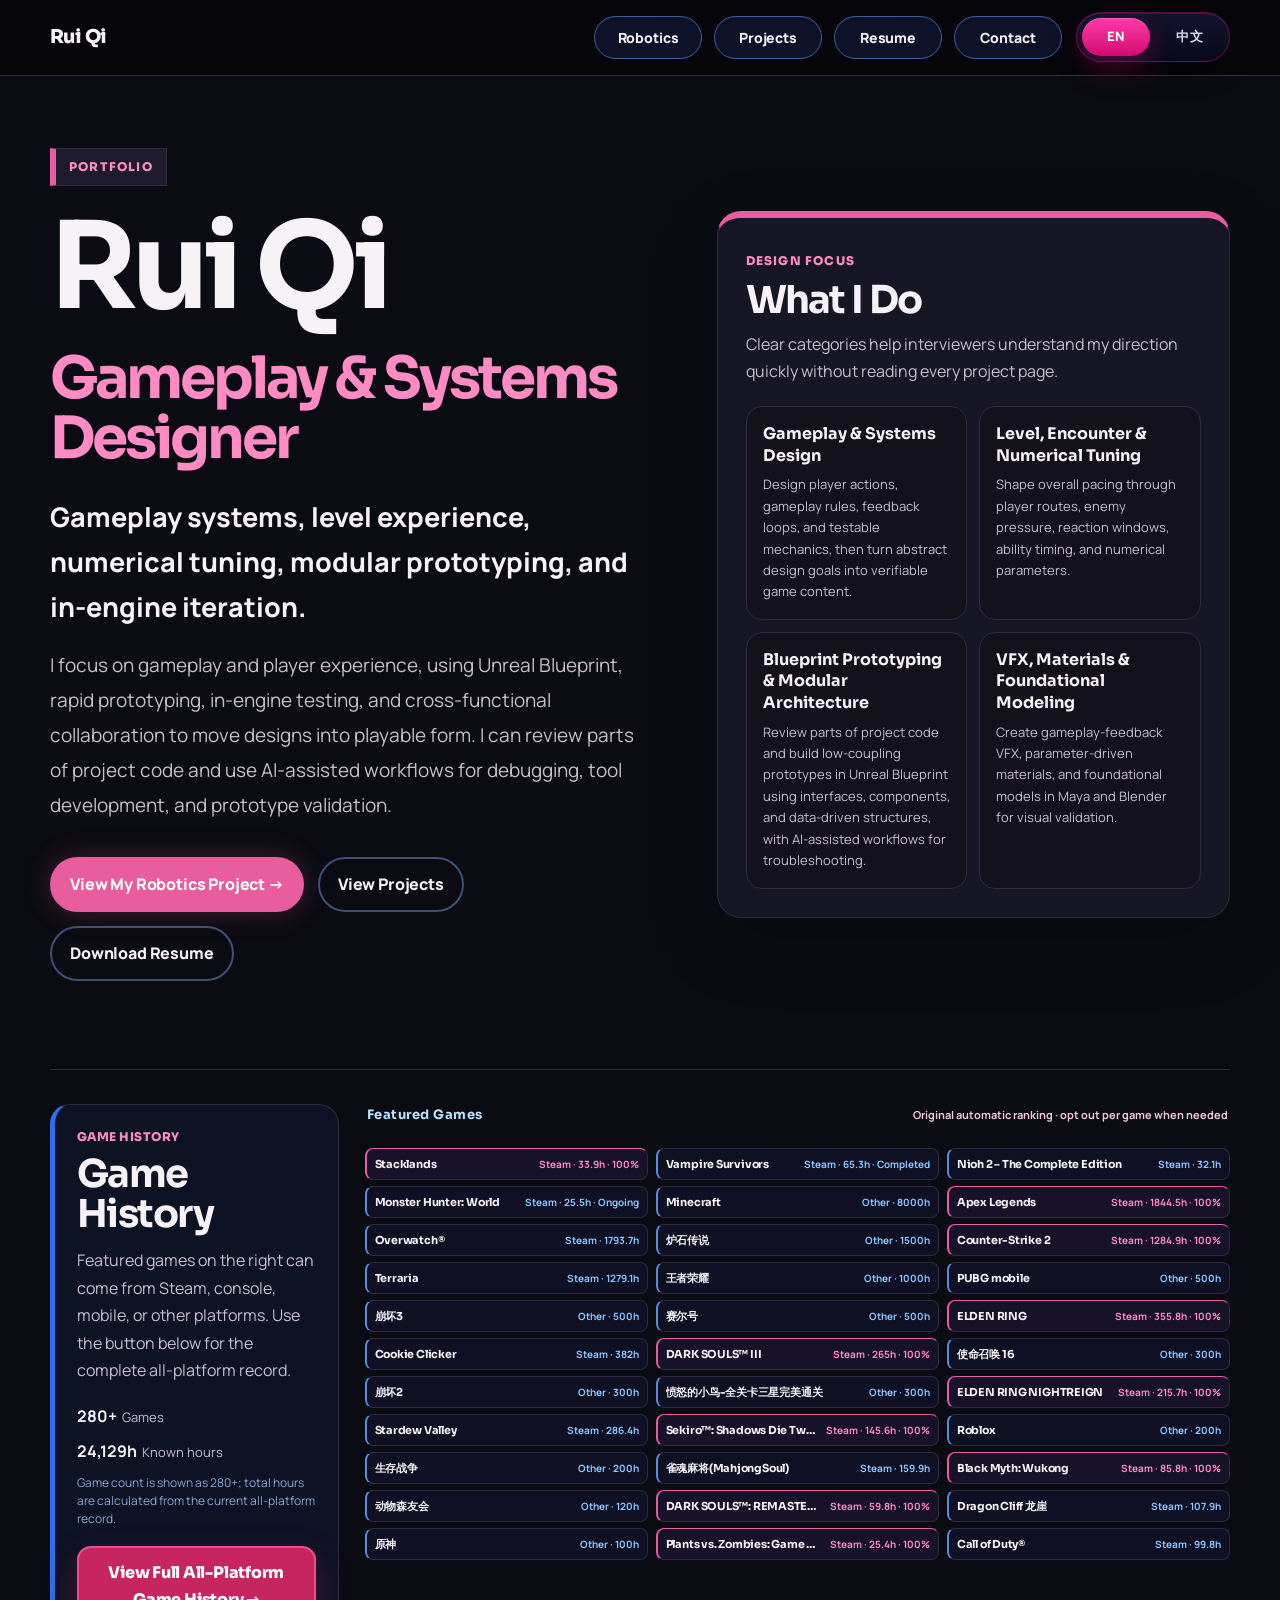
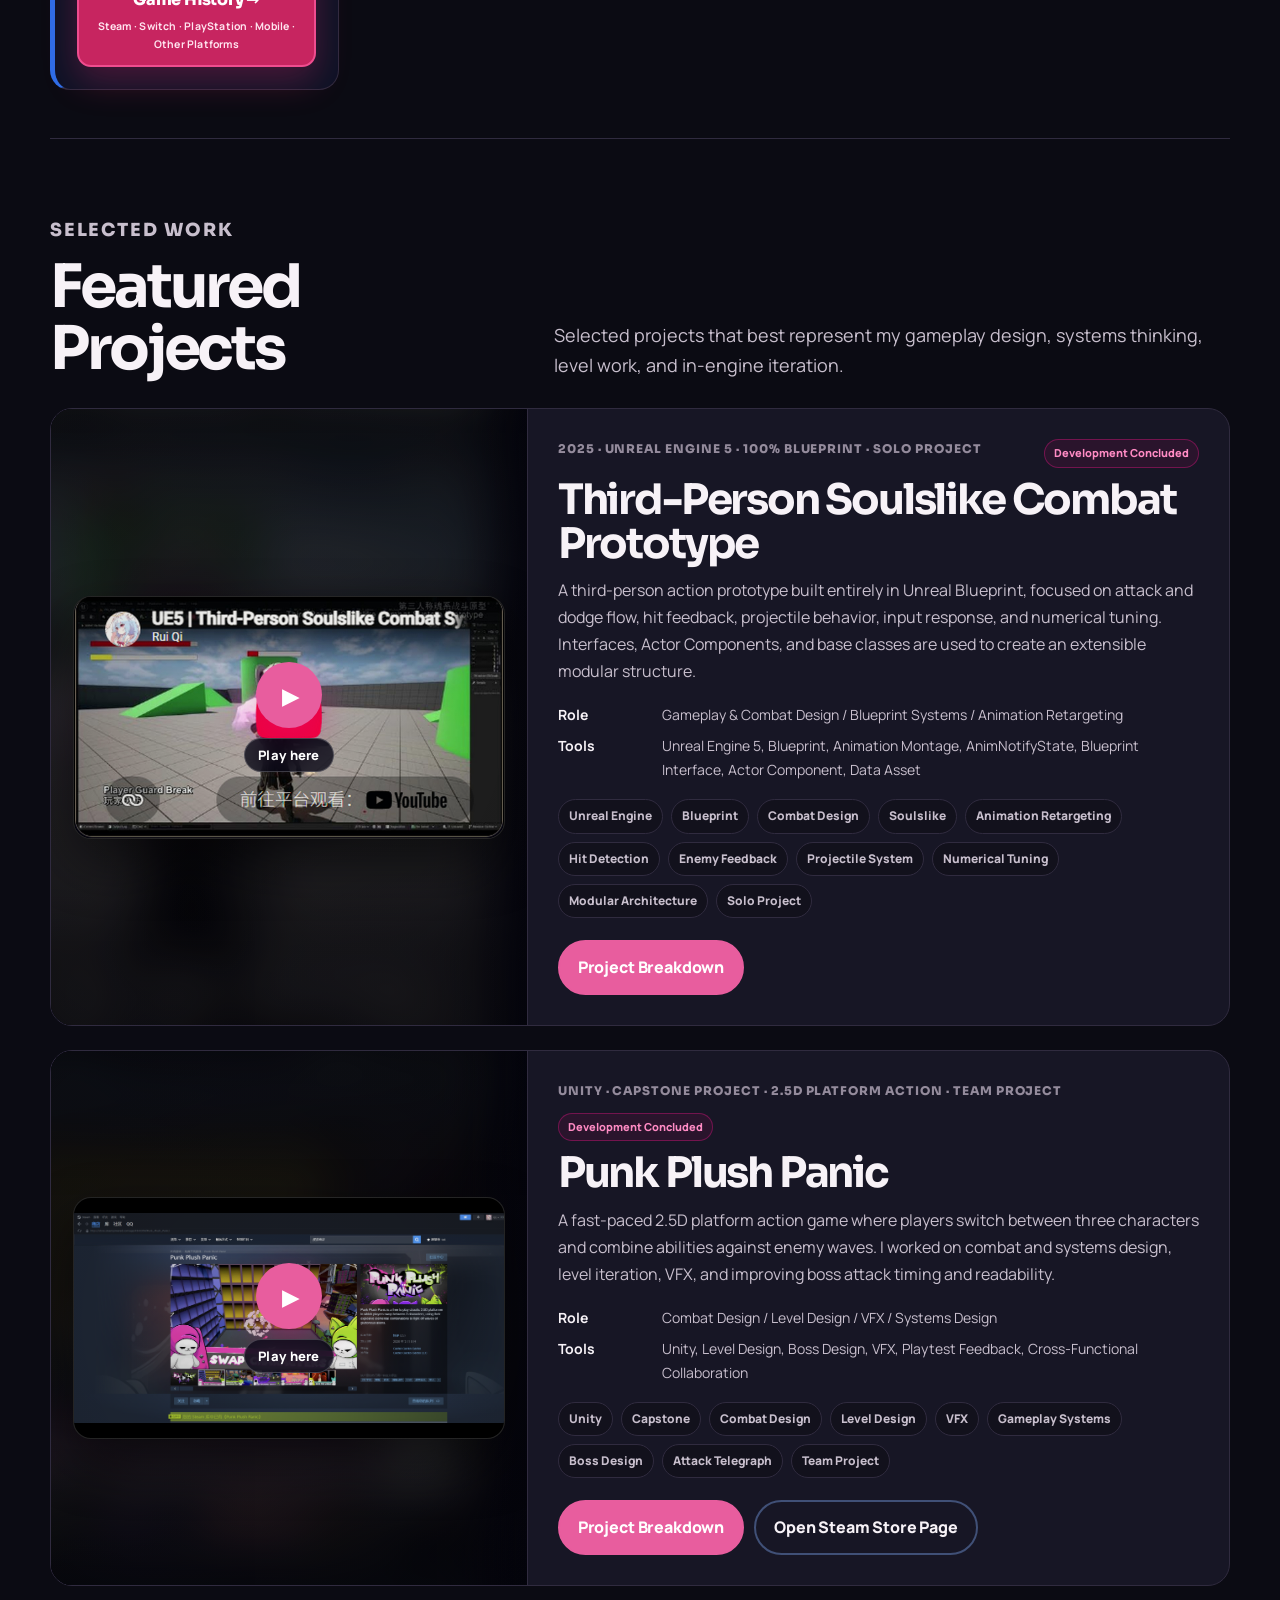
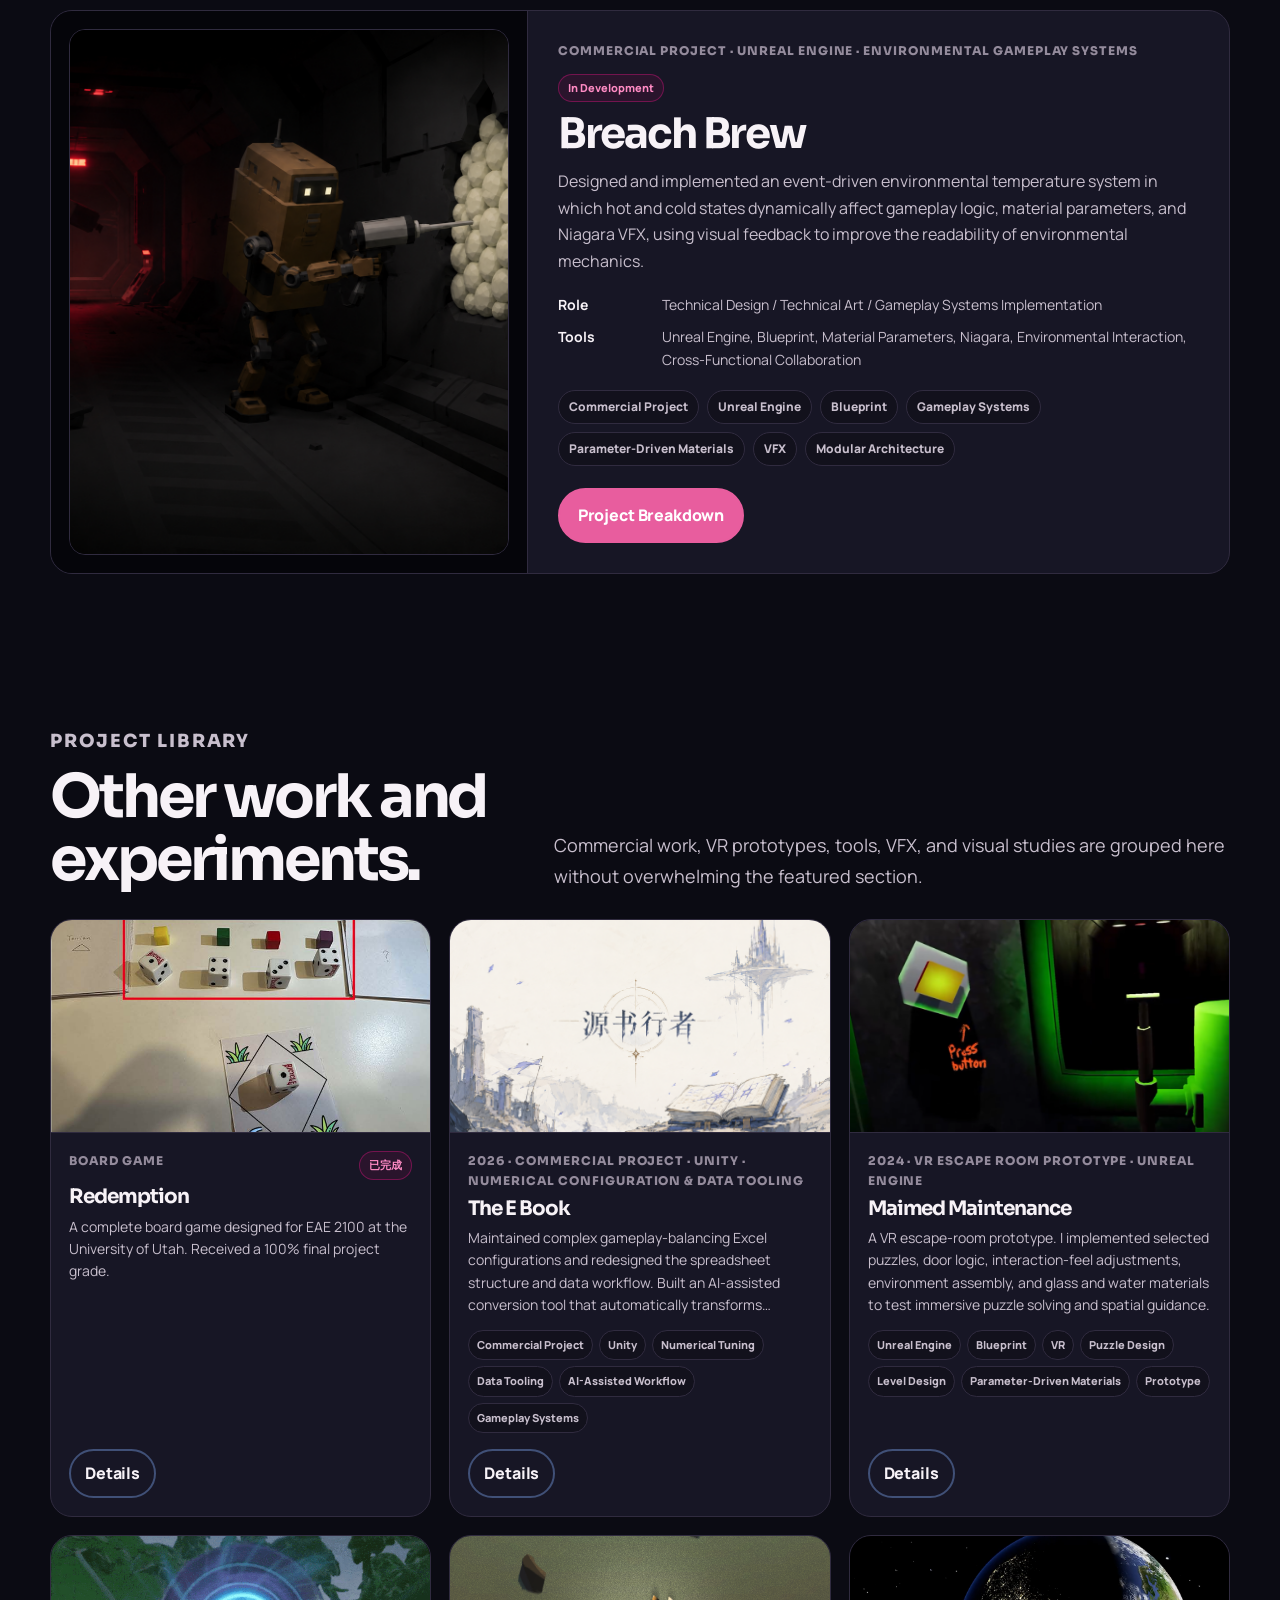
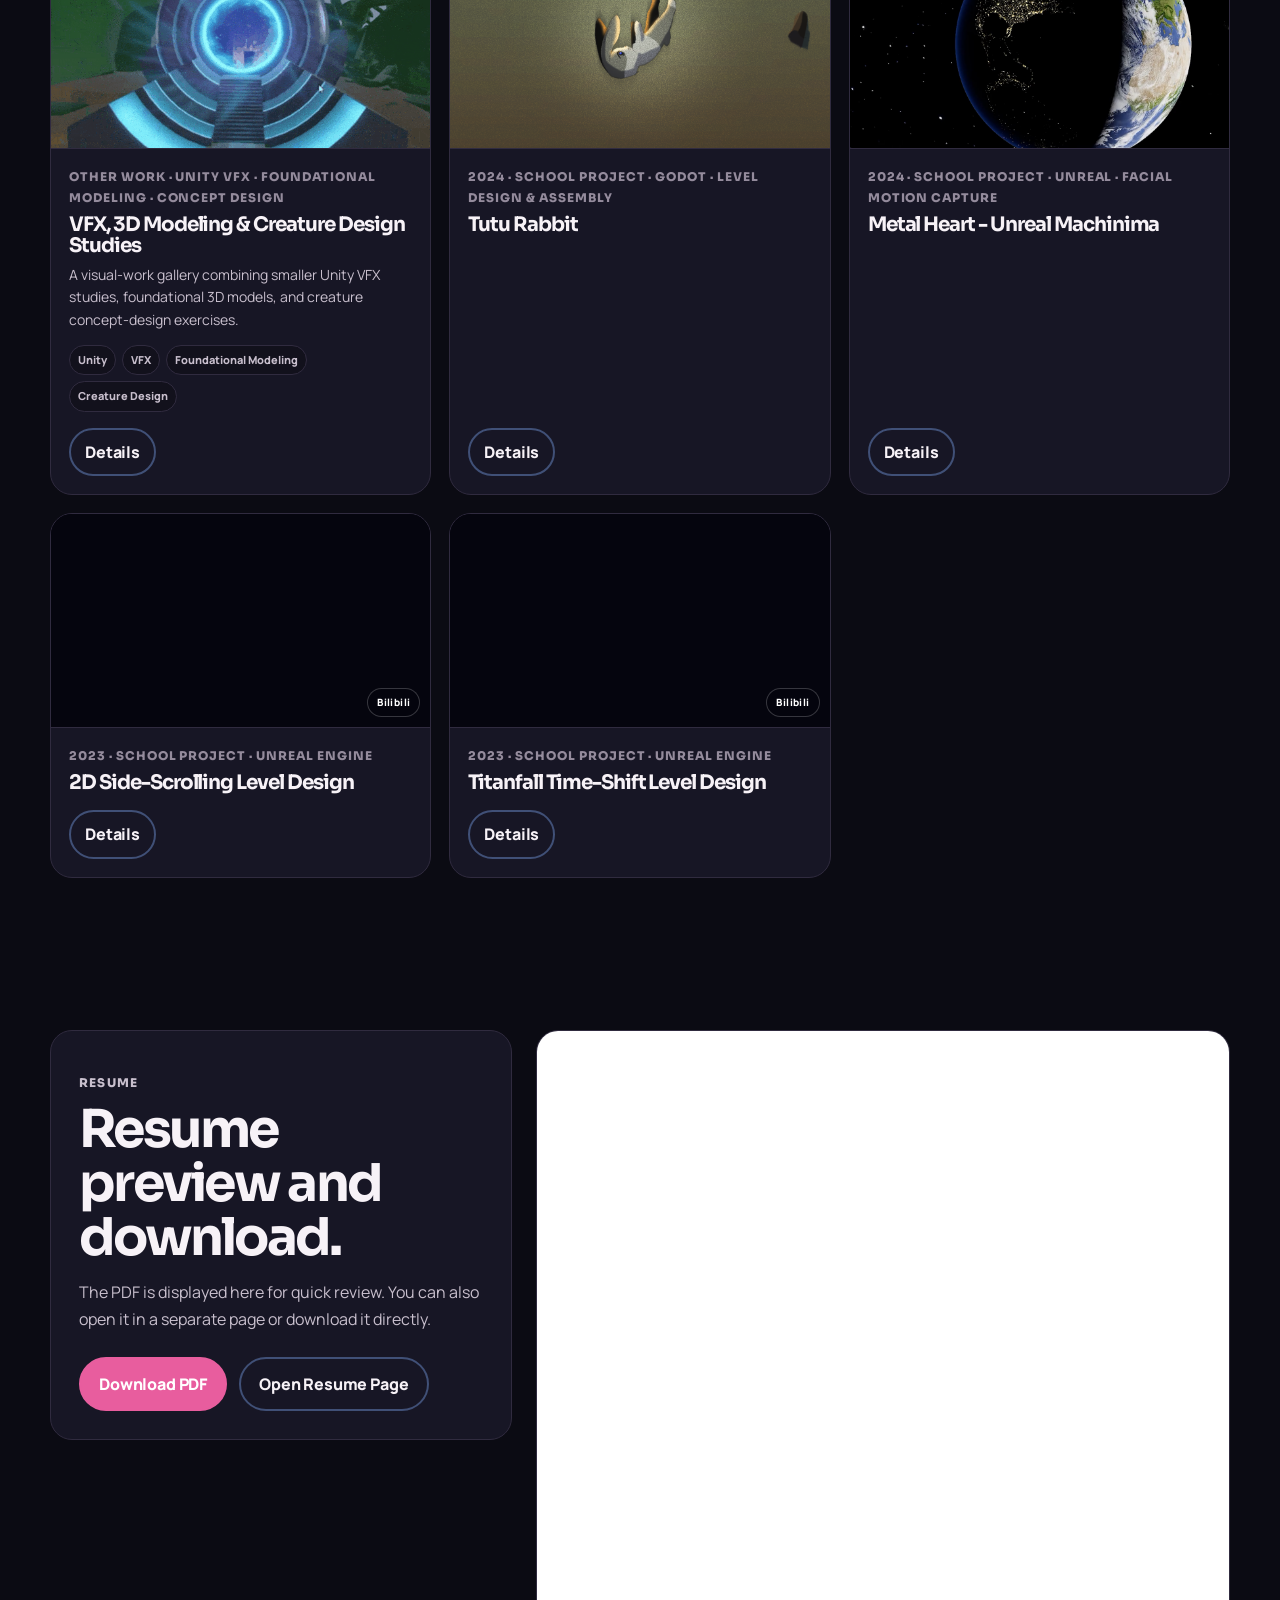
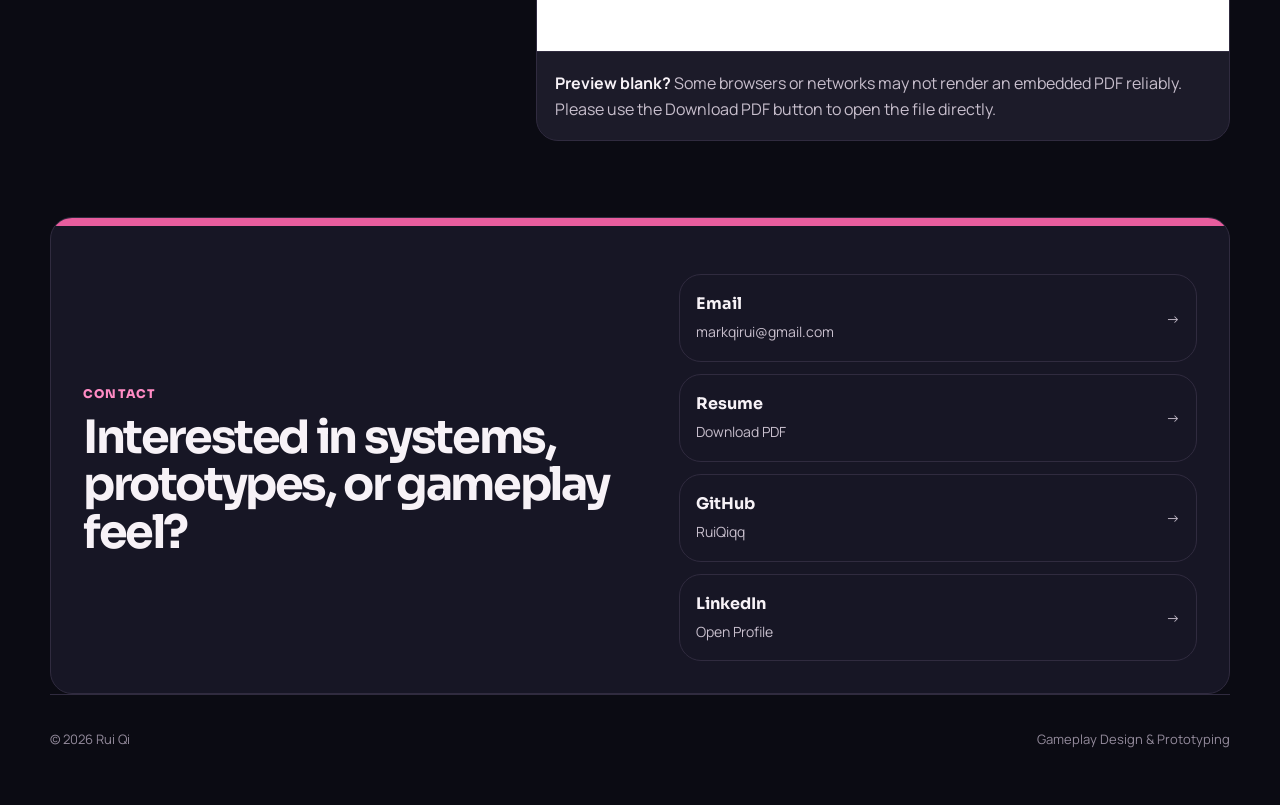
<file: index.html>
<!DOCTYPE html>
<html lang="en">
<head>
  <meta charset="UTF-8" />
  <meta name="viewport" content="width=device-width, initial-scale=1.0" />
  <title>Rui Qi | Portfolio</title>
  <meta name="description" content="Rui Qi portfolio for gameplay design, playable prototypes, level experiences, and system iteration." />
  <link rel="preconnect" href="https://fonts.googleapis.com">
  <link rel="preconnect" href="https://fonts.gstatic.com" crossorigin>
  <link href="https://fonts.googleapis.com/css2?family=Manrope:wght@400;500;600;700;800&family=Sora:wght@500;600;700;800&display=swap" rel="stylesheet">
  <link rel="stylesheet" href="assets/css/website-look.css?v=47" />
  <script defer src="assets/js/content-loader.js?v=20261022a"></script>
  <script defer src="assets/js/game-history-preview.js?v=49"></script>
  <link rel="stylesheet" href="assets/css/robotics.css?v=20261022a">
</head>
<body data-page="home">
  <header class="site-header">
    <a class="wordmark" href="#top">Rui Qi</a>
    <div class="header-actions">
      <nav class="nav-links" aria-label="Main navigation">
        <a class="nav-link framed" href="robotics.html">Robotics</a>
        <a class="nav-link framed" href="#featured" data-nav-section="projects" data-i18n="navProjects">Projects</a>
        <a class="nav-link framed" href="#resume" data-nav-section="resume" data-i18n="navResume">Resume</a>
        <a class="nav-link framed" href="#contact" data-nav-section="contact" data-i18n="navContact">Contact</a>
      </nav>
      <div class="language-switch" aria-label="Language switcher">
        <button type="button" data-language-choice="en">EN</button>
        <button type="button" data-language-choice="zh">中文</button>
      </div>
    </div>
  </header>

  <main id="top">
    <section class="hero container">
      <div class="hero-copy">
        <p class="eyebrow" id="home-eyebrow">Portfolio</p>
        <h1 id="home-name">Rui Qi</h1>
        <h2 id="home-title">Gameplay Design & Prototyping</h2>
        <p class="hero-subtitle" id="home-subtitle"></p>
        <p class="hero-intro" id="home-intro"></p>
        <div class="hero-actions">
          <a class="button primary robotics-home-cta" href="robotics.html" data-robotics-cta>View My Robotics Project →</a>
          <a class="button secondary" href="#featured" data-i18n="viewProjects">View Projects</a>
          <a class="button secondary" id="home-resume-button" href="#" target="_blank" rel="noreferrer" data-i18n="downloadResume">Download Resume</a>
        </div>
      </div>
      <aside class="hero-capability-panel" aria-label="Capabilities">
        <div class="hero-capability-heading">
          <p class="section-kicker" data-i18n="focusKicker">Design Focus</p>
          <h3 data-i18n="focusTitle">What I Do</h3>
          <p data-i18n="focusIntro">A quick overview of the design and implementation work I can take on.</p>
        </div>
        <div class="hero-capability-grid" id="hero-capabilities"></div>
      </aside>
    </section>


    <section class="home-game-preview container" id="game-history-preview">
      <div class="home-game-preview-copy">
        <p class="section-kicker" id="home-game-kicker">Game History</p>
        <h2 id="home-game-title">Game History</h2>
        <p id="home-game-intro">Featured games can come from Steam, console, mobile, or other platforms. Use the button below for the complete all-platform record.</p>
        <div class="home-game-preview-stats" id="home-game-preview-stats"></div>
        <p class="home-game-steam-only-note" id="home-game-steam-only-note">Steam totals are shown here; featured games may come from any platform.</p>
        <a class="button primary home-game-preview-link" id="home-game-preview-link" href="game-history.html" aria-label="View full all-platform game history">
          <span>View Full All-Platform Game History →</span>
          <small>Steam · Console · Mobile · Other Platforms</small>
        </a>
      </div>
      <div class="home-game-preview-browser">
        <div class="home-game-preview-browser-head">
          <strong id="home-game-preview-source-title">Featured Games</strong>
          <span id="home-game-preview-source-note">Pinned first · then high playtime / completion</span>
        </div>
        <div class="home-game-preview-games" id="home-game-preview-games"></div>
      </div>
    </section>

    <section class="section container" id="featured">
      <div class="section-heading two-col">
        <div>
          <p class="section-kicker" data-i18n="selectedWork">Selected Work</p>
          <h2 data-i18n="featuredProjects">Featured Projects</h2>
        </div>
        <p data-i18n="featuredIntro">Selected projects that best represent my gameplay systems, prototyping, and technical design work.</p>
      </div>
      <div class="featured-list" id="featured-projects"></div>
    </section>

    <section class="section container" id="library-preview">
      <div class="section-heading two-col">
        <div>
          <p class="section-kicker" data-i18n="libraryKicker">Project Library</p>
          <h2 data-i18n="libraryTitle">More prototypes and experiments.</h2>
        </div>
        <p data-i18n="libraryIntro">Smaller projects stay collected in one place, so the homepage remains quick to read.</p>
      </div>
      <div class="library-grid" id="library-preview-grid"></div>
    </section>

    <section class="section container resume-section" id="resume">
      <div class="resume-layout">
        <div class="resume-card">
          <p class="section-kicker" data-i18n="resumeKicker">Resume</p>
          <h2 data-i18n="resumeTitle">Resume preview and download.</h2>
          <p data-i18n="resumeText">The PDF is displayed here for quick review. You can also open it in a separate page or download it directly.</p>
          <div class="resume-actions">
            <a class="button primary" id="resume-download-main" href="#" target="_blank" rel="noreferrer" data-i18n="downloadPdf">Download PDF</a>
            <a class="button secondary" href="resume-viewer.html" target="_blank" rel="noreferrer" data-i18n="openResumePage">Open Resume Page</a>
          </div>
        </div>
        <div class="resume-panel" id="resume-preview-panel">
          <iframe id="resume-preview-frame" title="Resume PDF preview"></iframe>
          <div class="resume-fallback" data-i18n-html="resumeFallback">If the preview does not load, use the Download PDF button.</div>
        </div>
      </div>
    </section>

    <section class="contact-strip container" id="contact">
      <div>
        <p class="section-kicker" data-i18n="contactKicker">Contact</p>
        <h2 data-i18n="contactTitle">Interested in systems, prototypes, or gameplay feel?</h2>
      </div>
      <div class="contact-grid" id="contact-grid"></div>
    </section>
  </main>

  <footer class="site-footer container">
    <span>© <span id="year"></span> <span data-site-name>Rui Qi</span></span>
    <span data-i18n="footerRole">Gameplay Design & Prototyping</span>
  </footer>
</body>
</html>
</file>
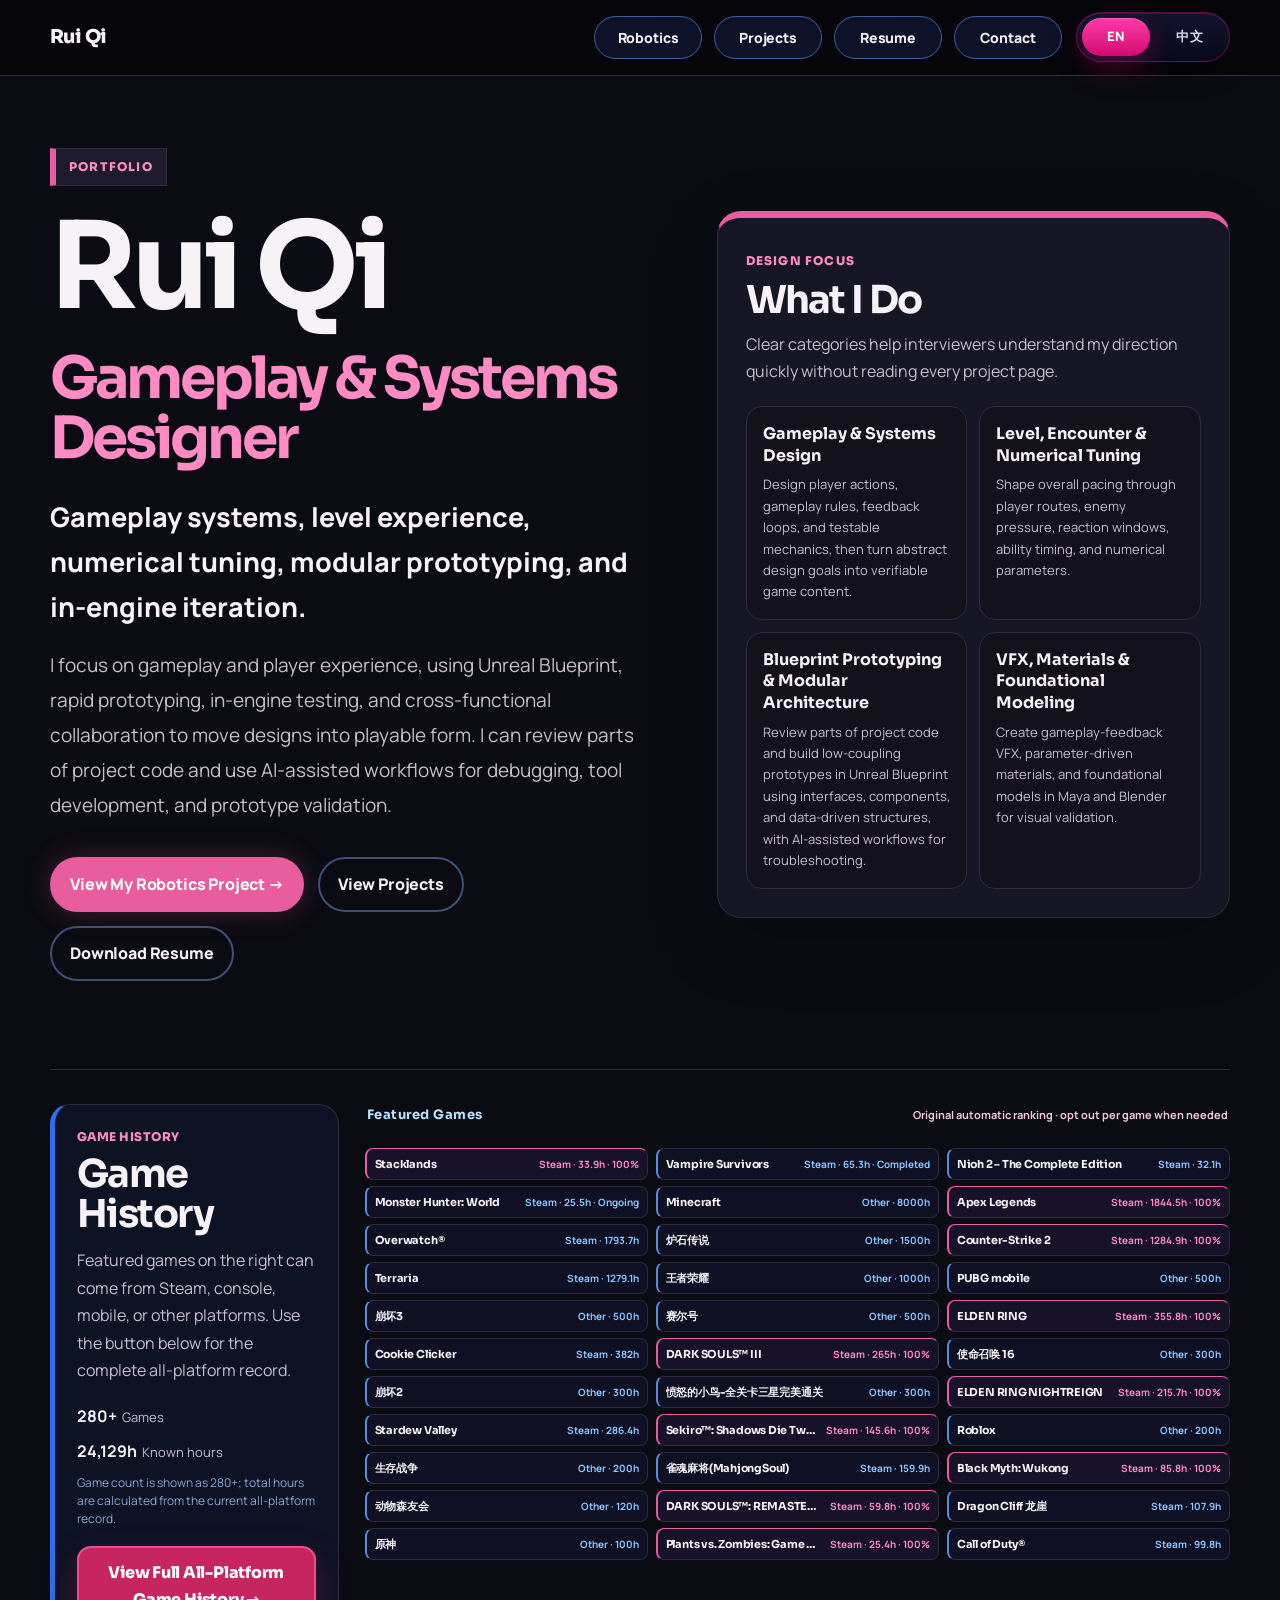
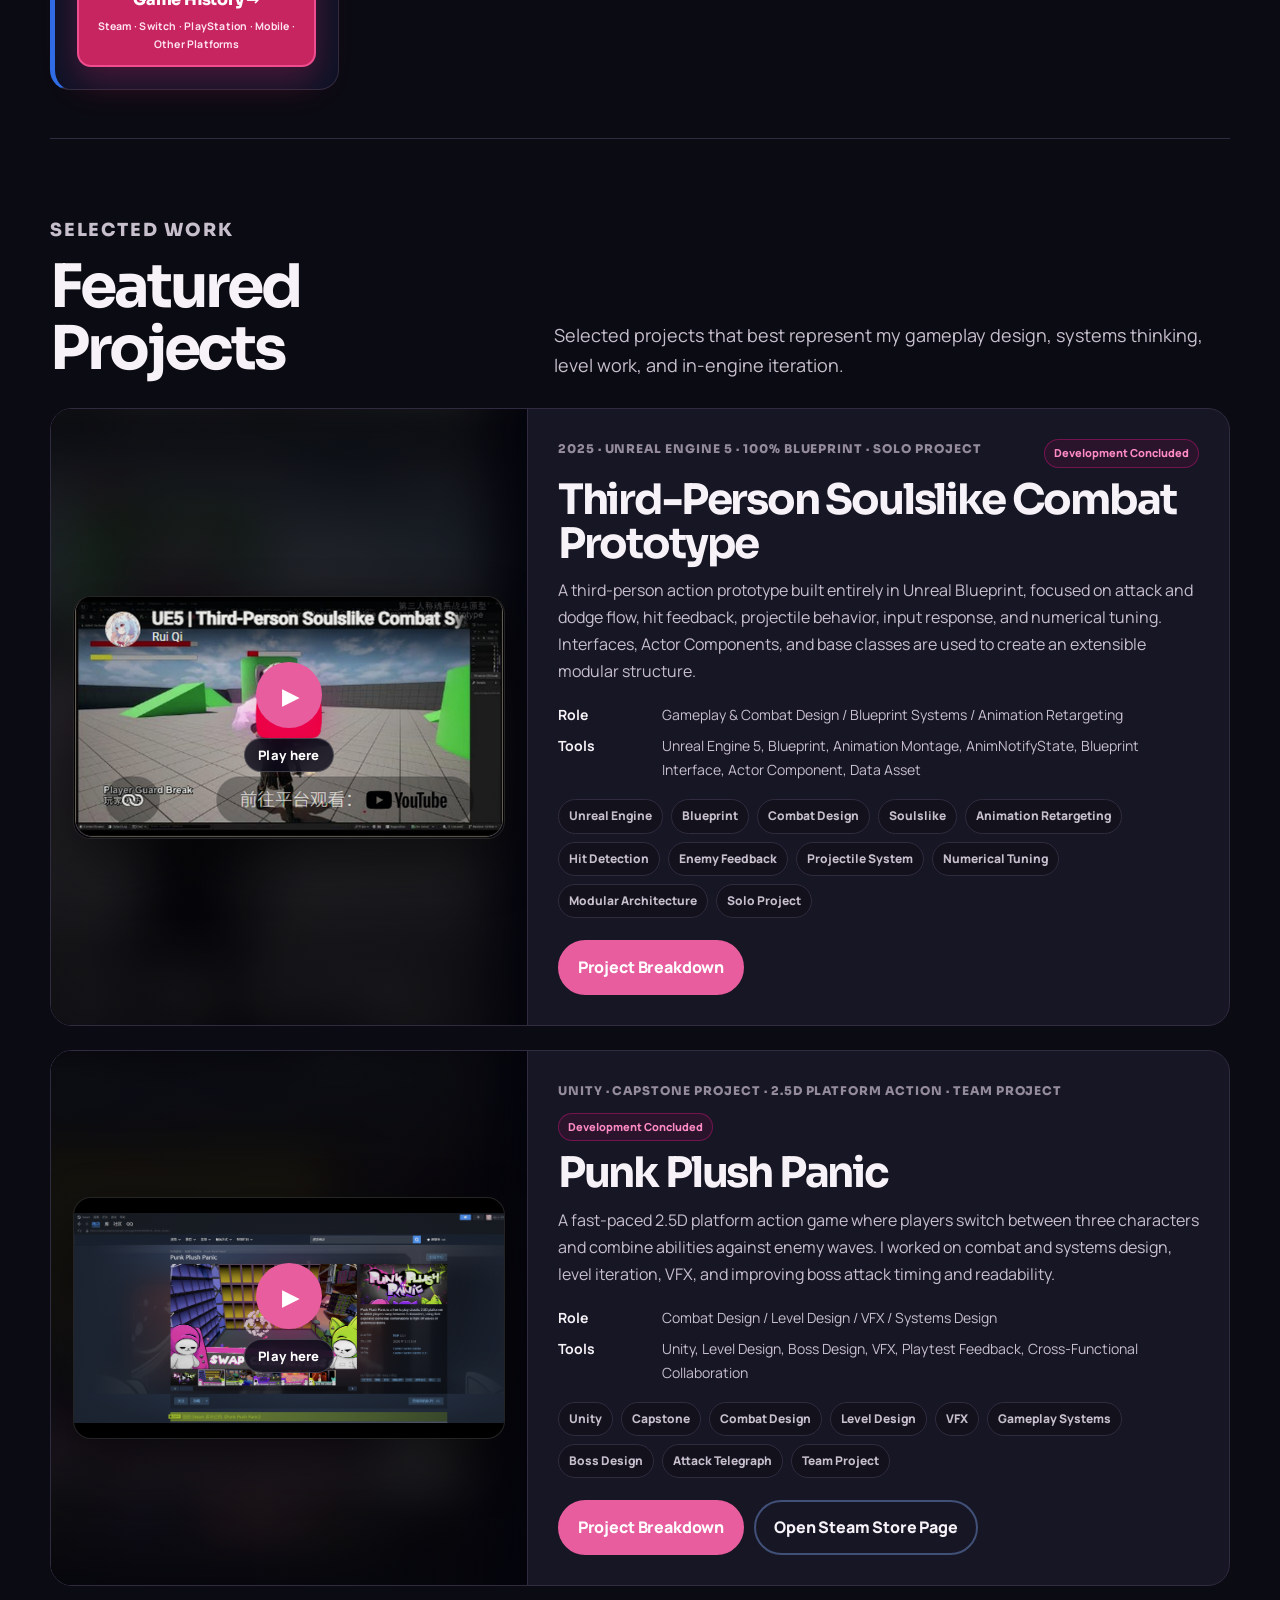
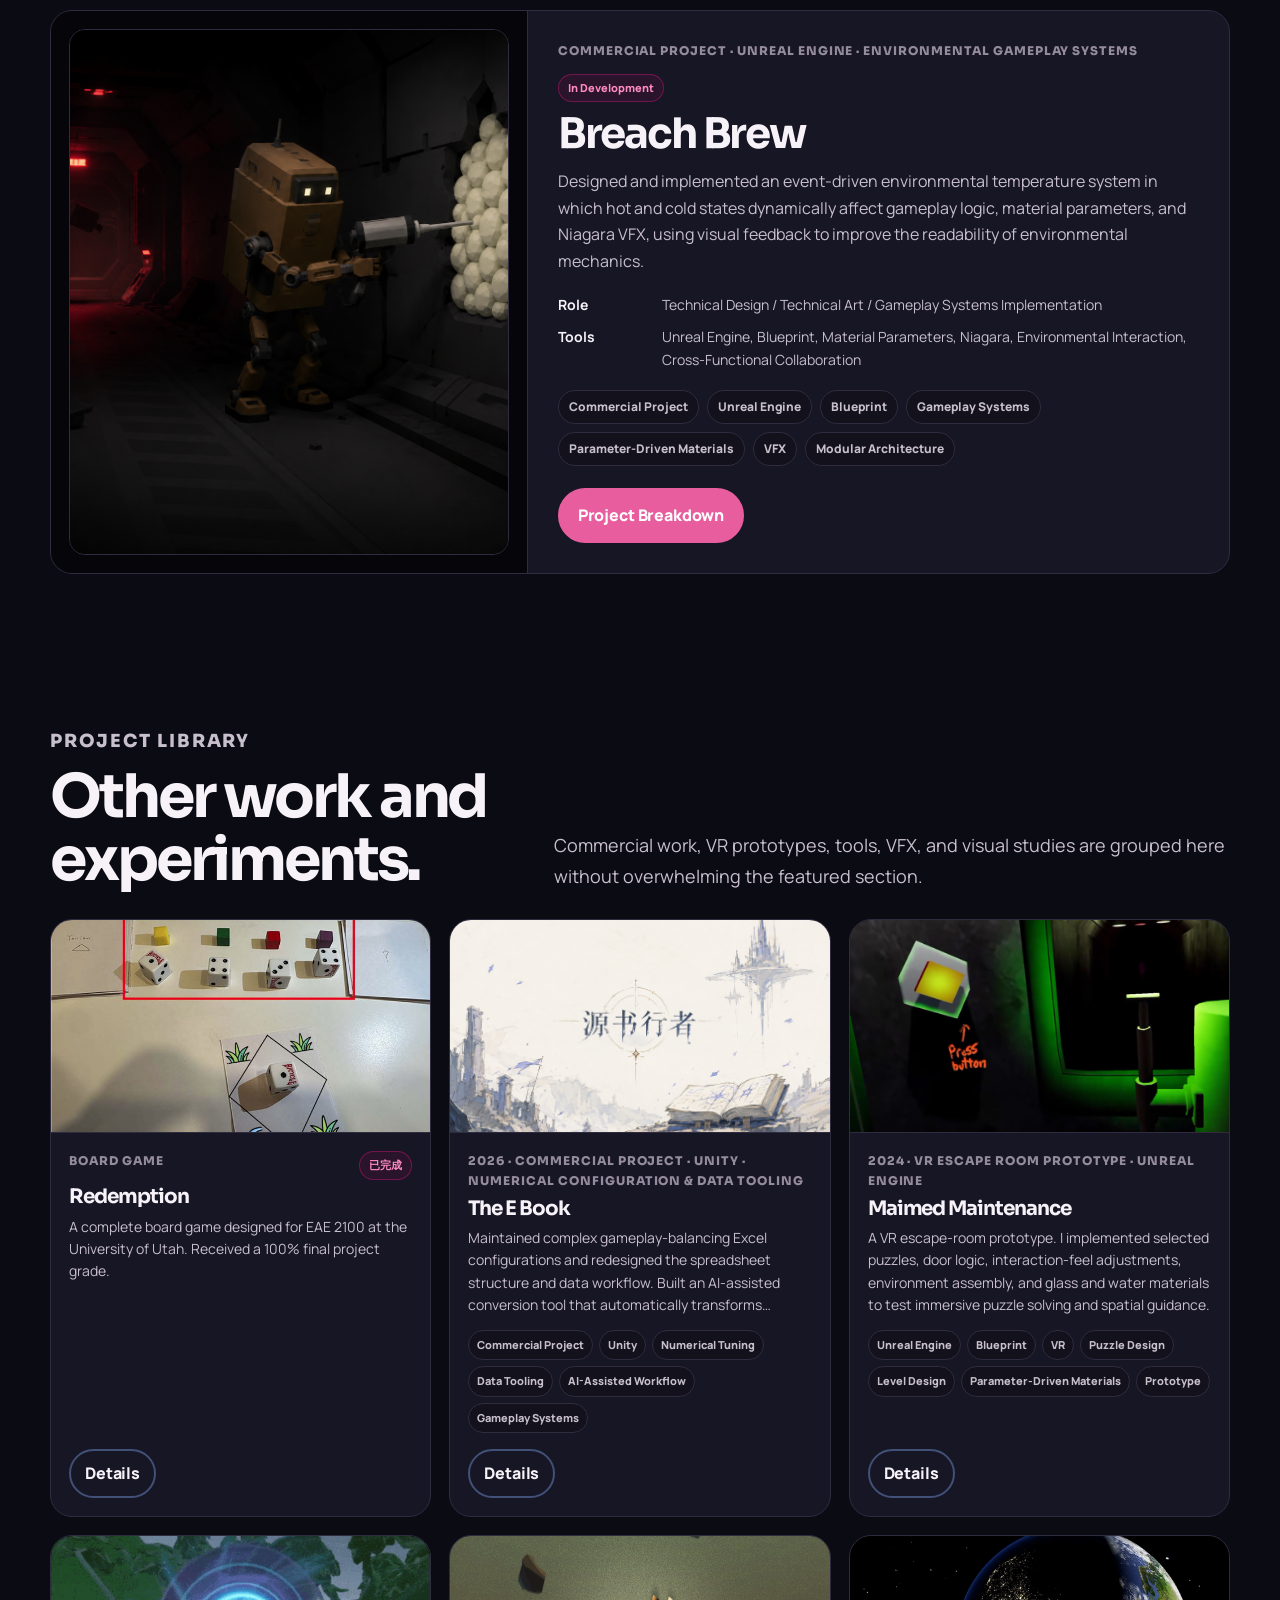
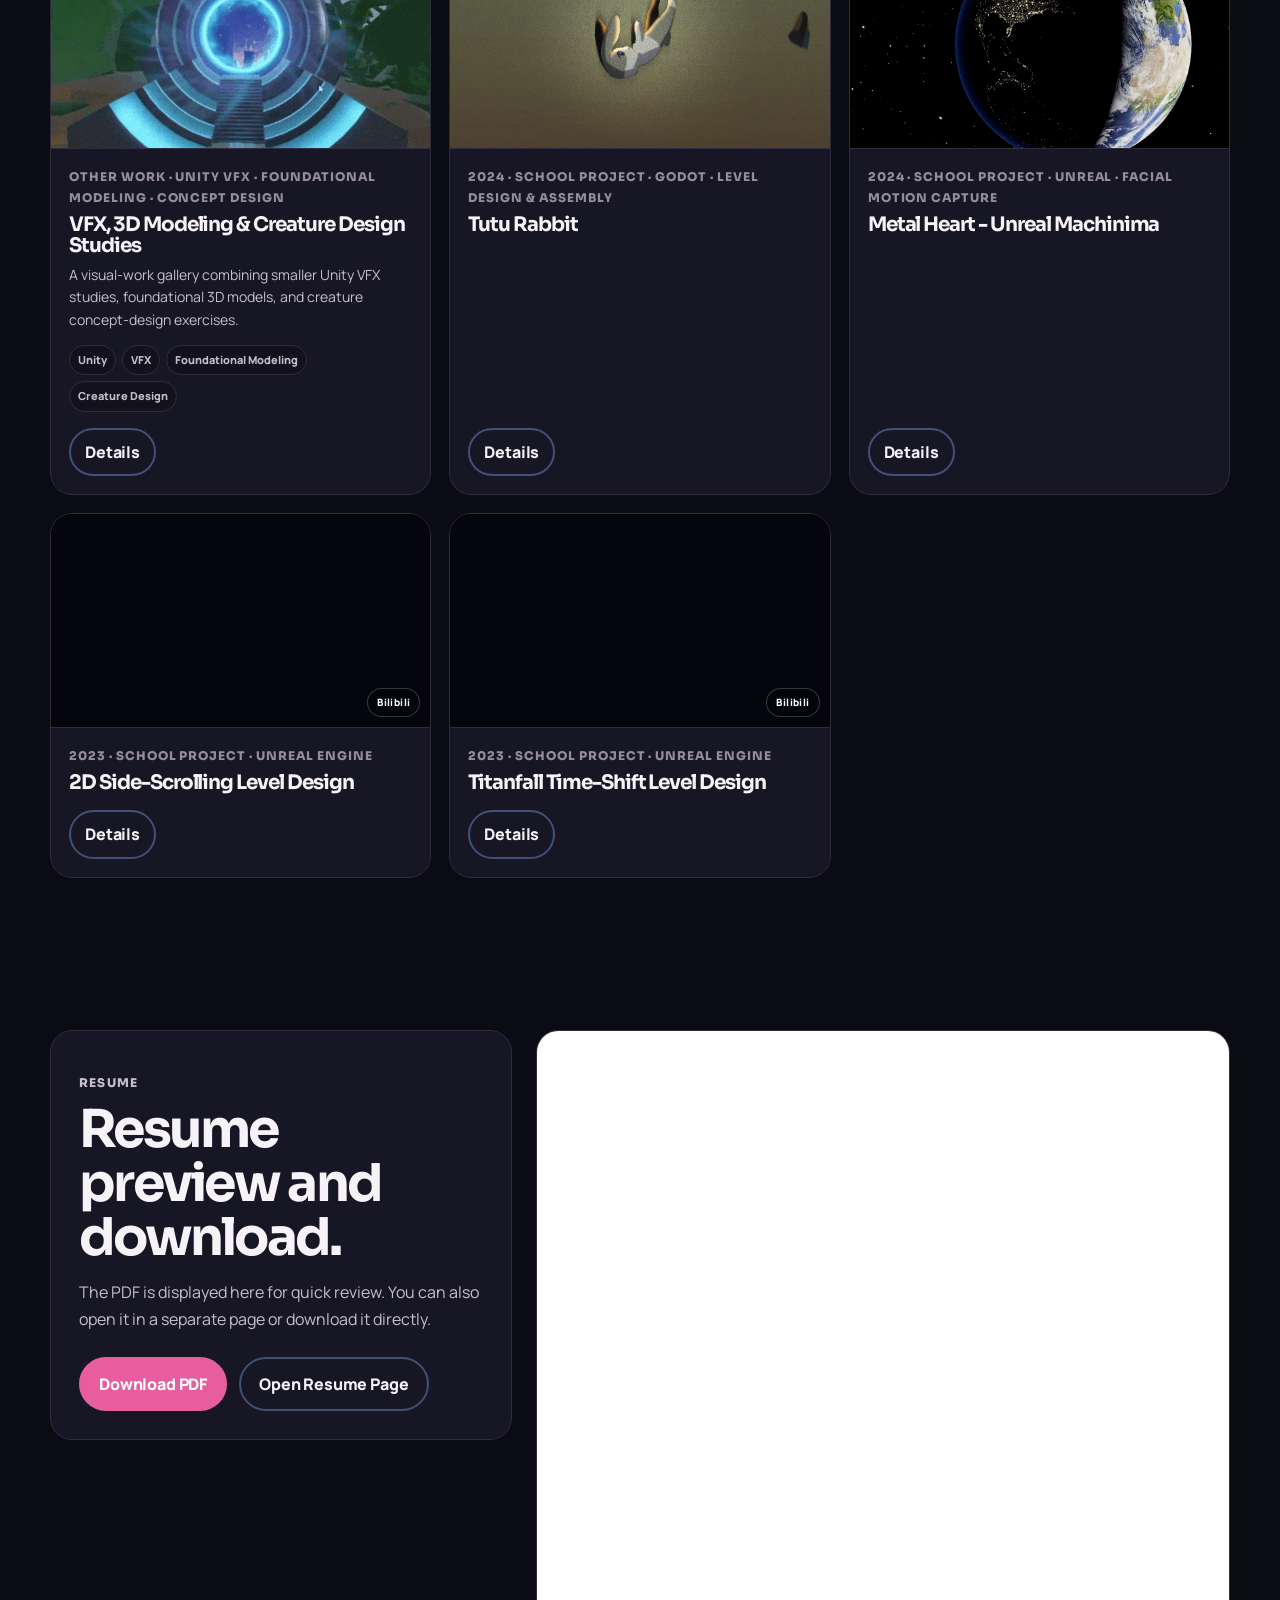
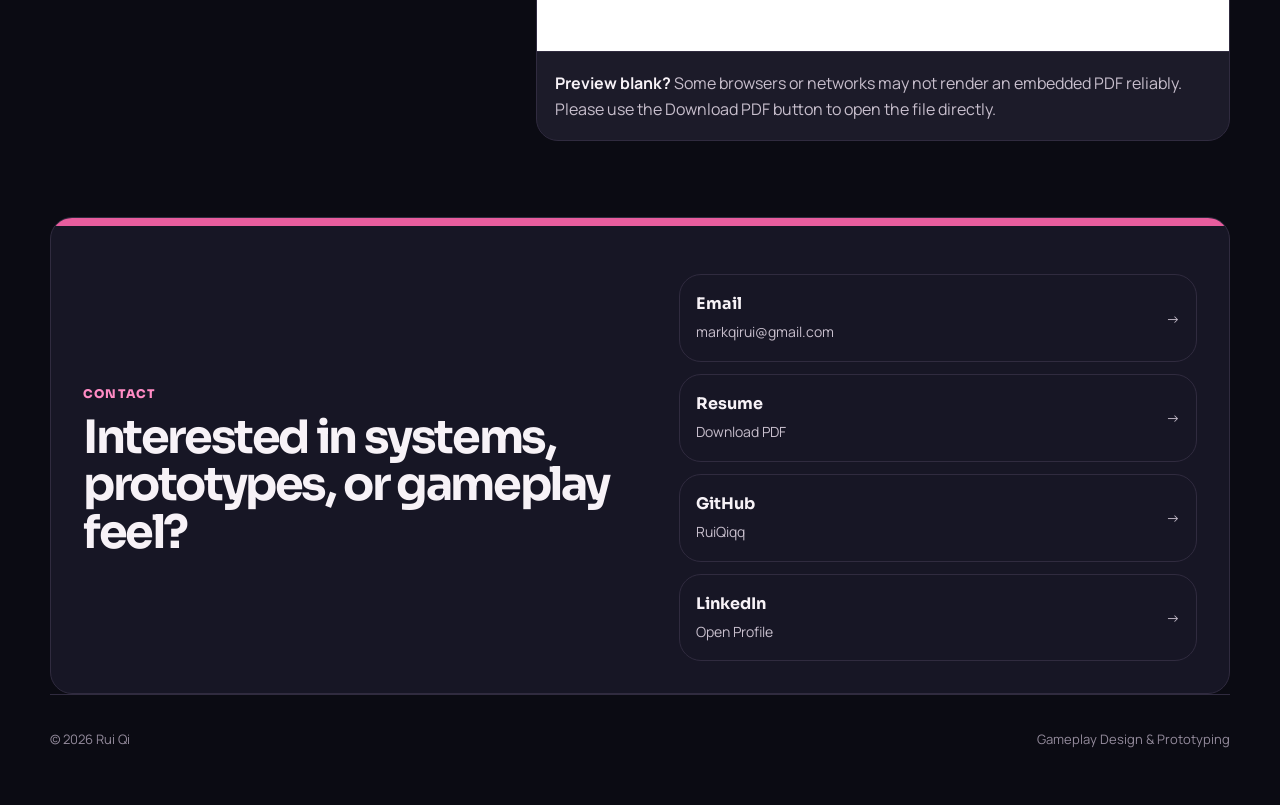
<file: all-projects.html>
<!doctype html>
<html lang="en">
<head>
  <meta charset="utf-8">
  <meta name="viewport" content="width=device-width,initial-scale=1">
  <title>Projects | Rui Qi</title>
  <script>
    const lang = new URLSearchParams(location.search).get("lang");
    location.replace(`index.html${lang ? `?lang=${encodeURIComponent(lang)}` : ""}#library-preview`);
  </script>
</head>
<body></body>
</html>
</file>
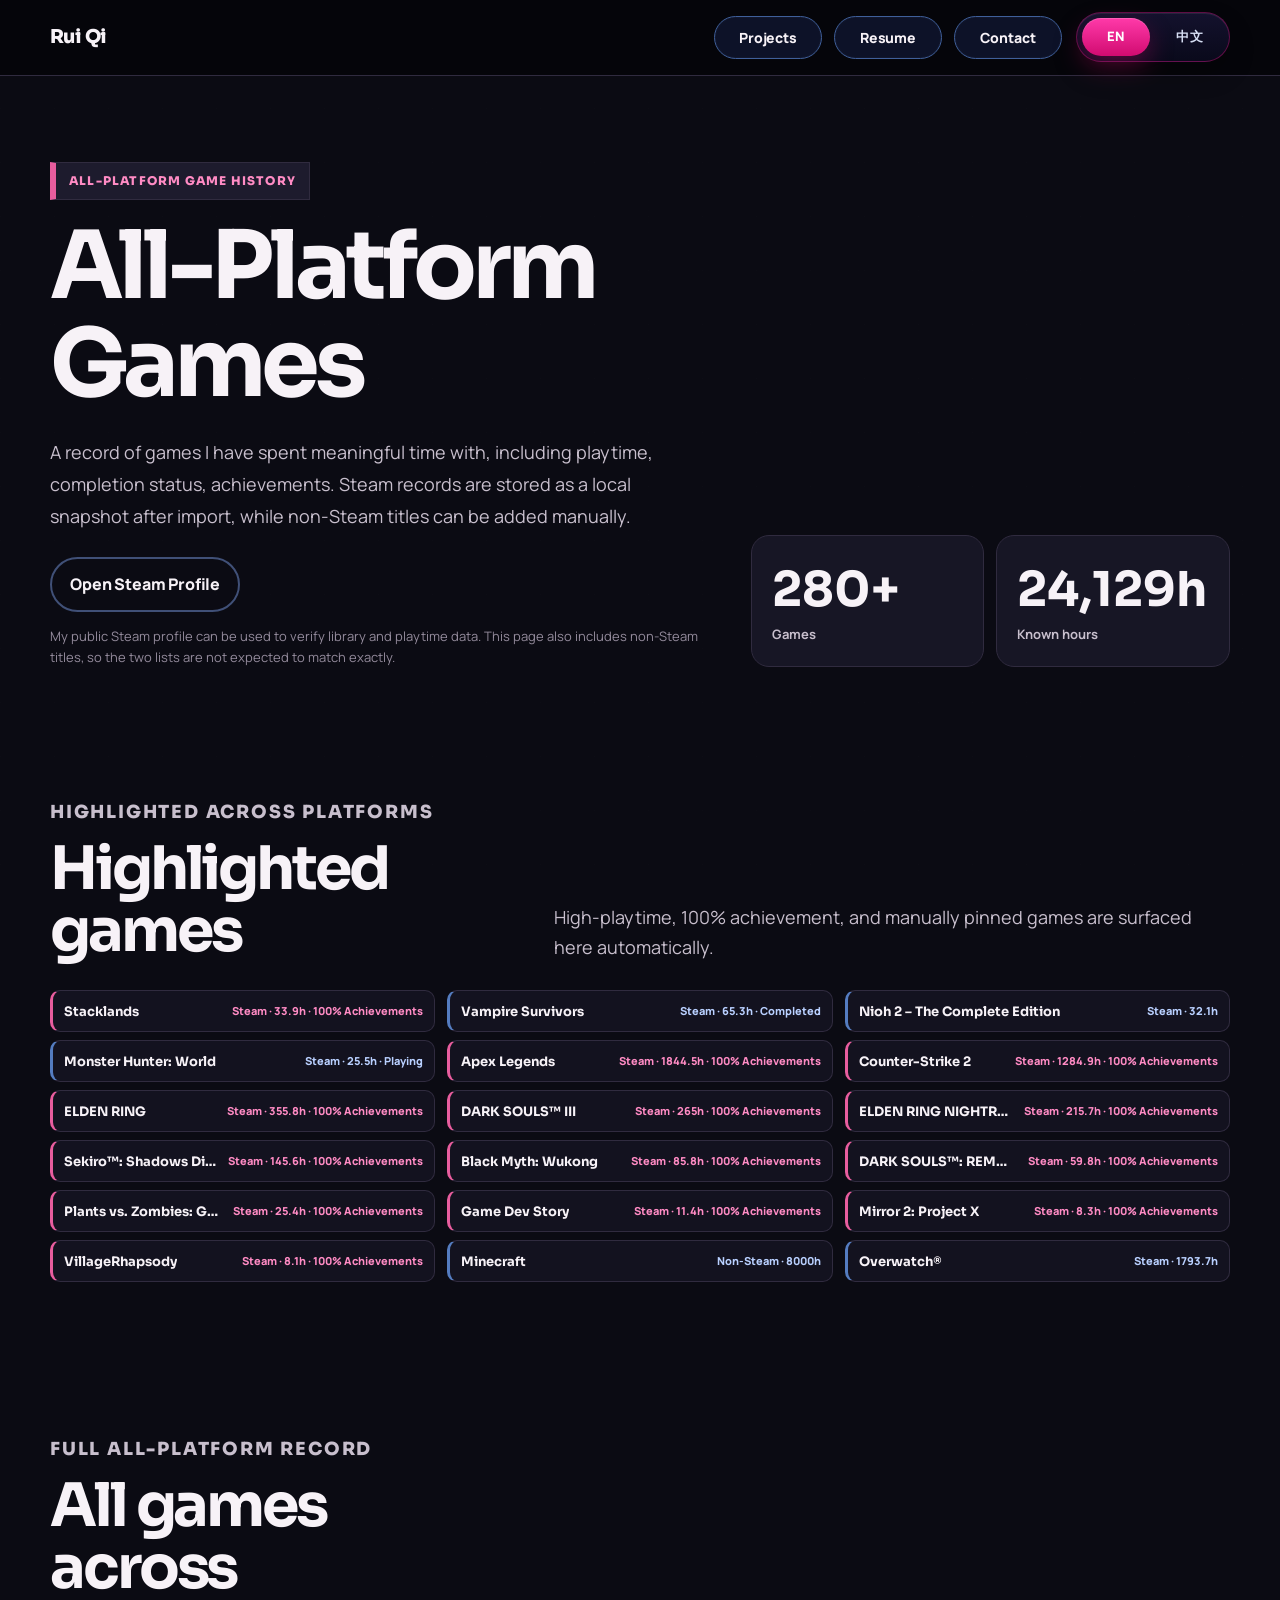
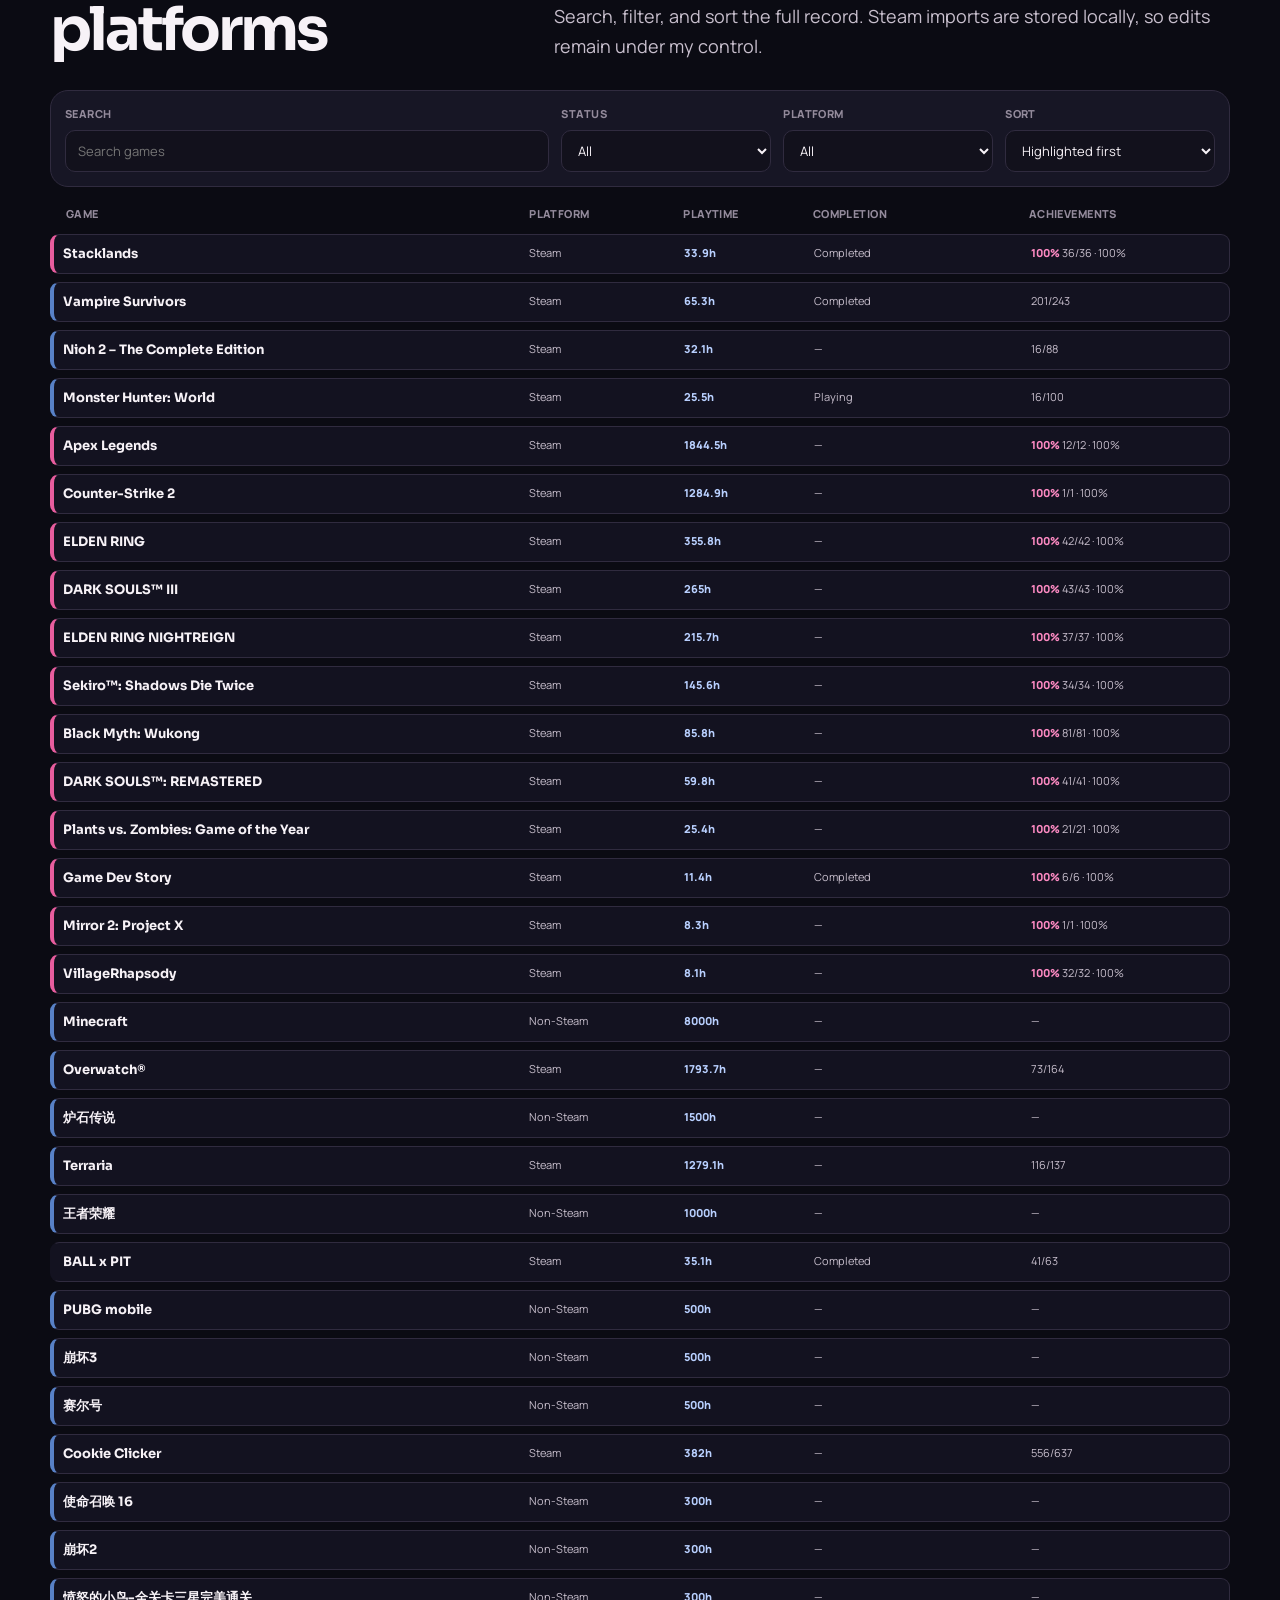
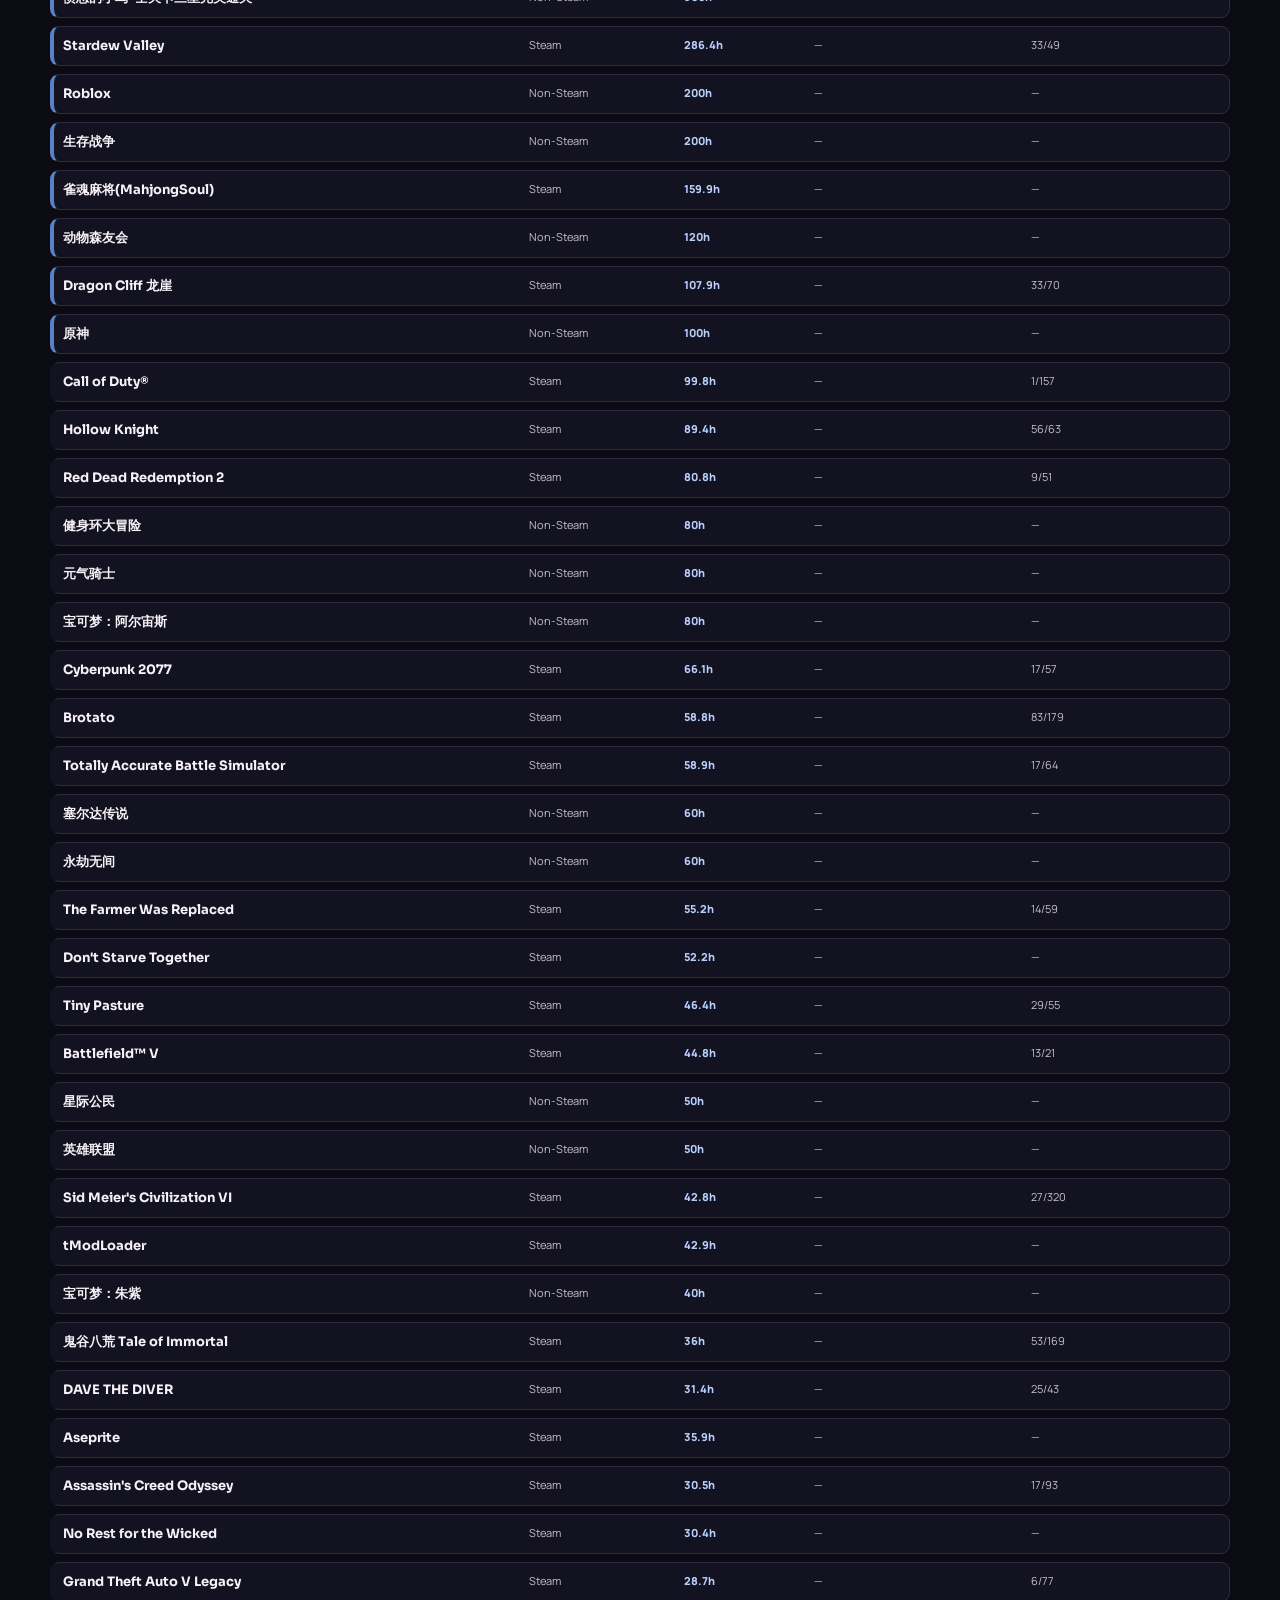
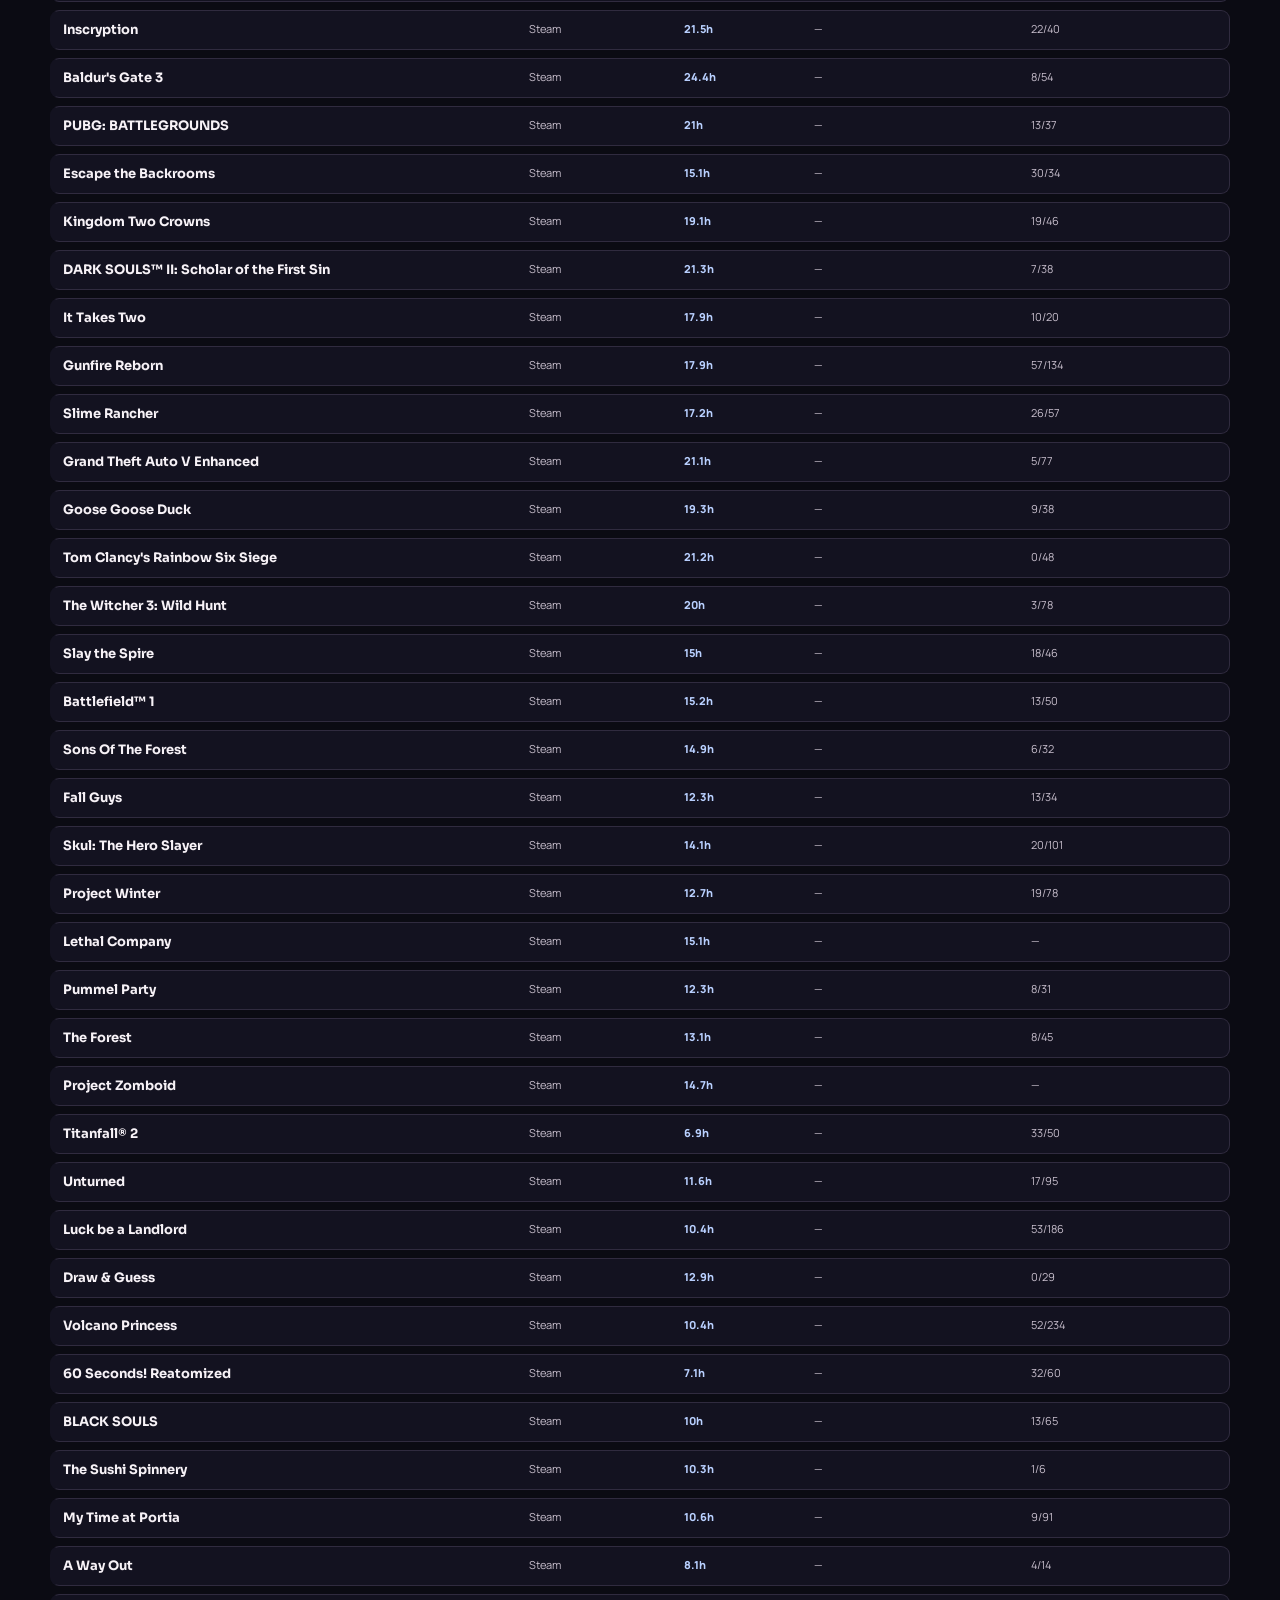
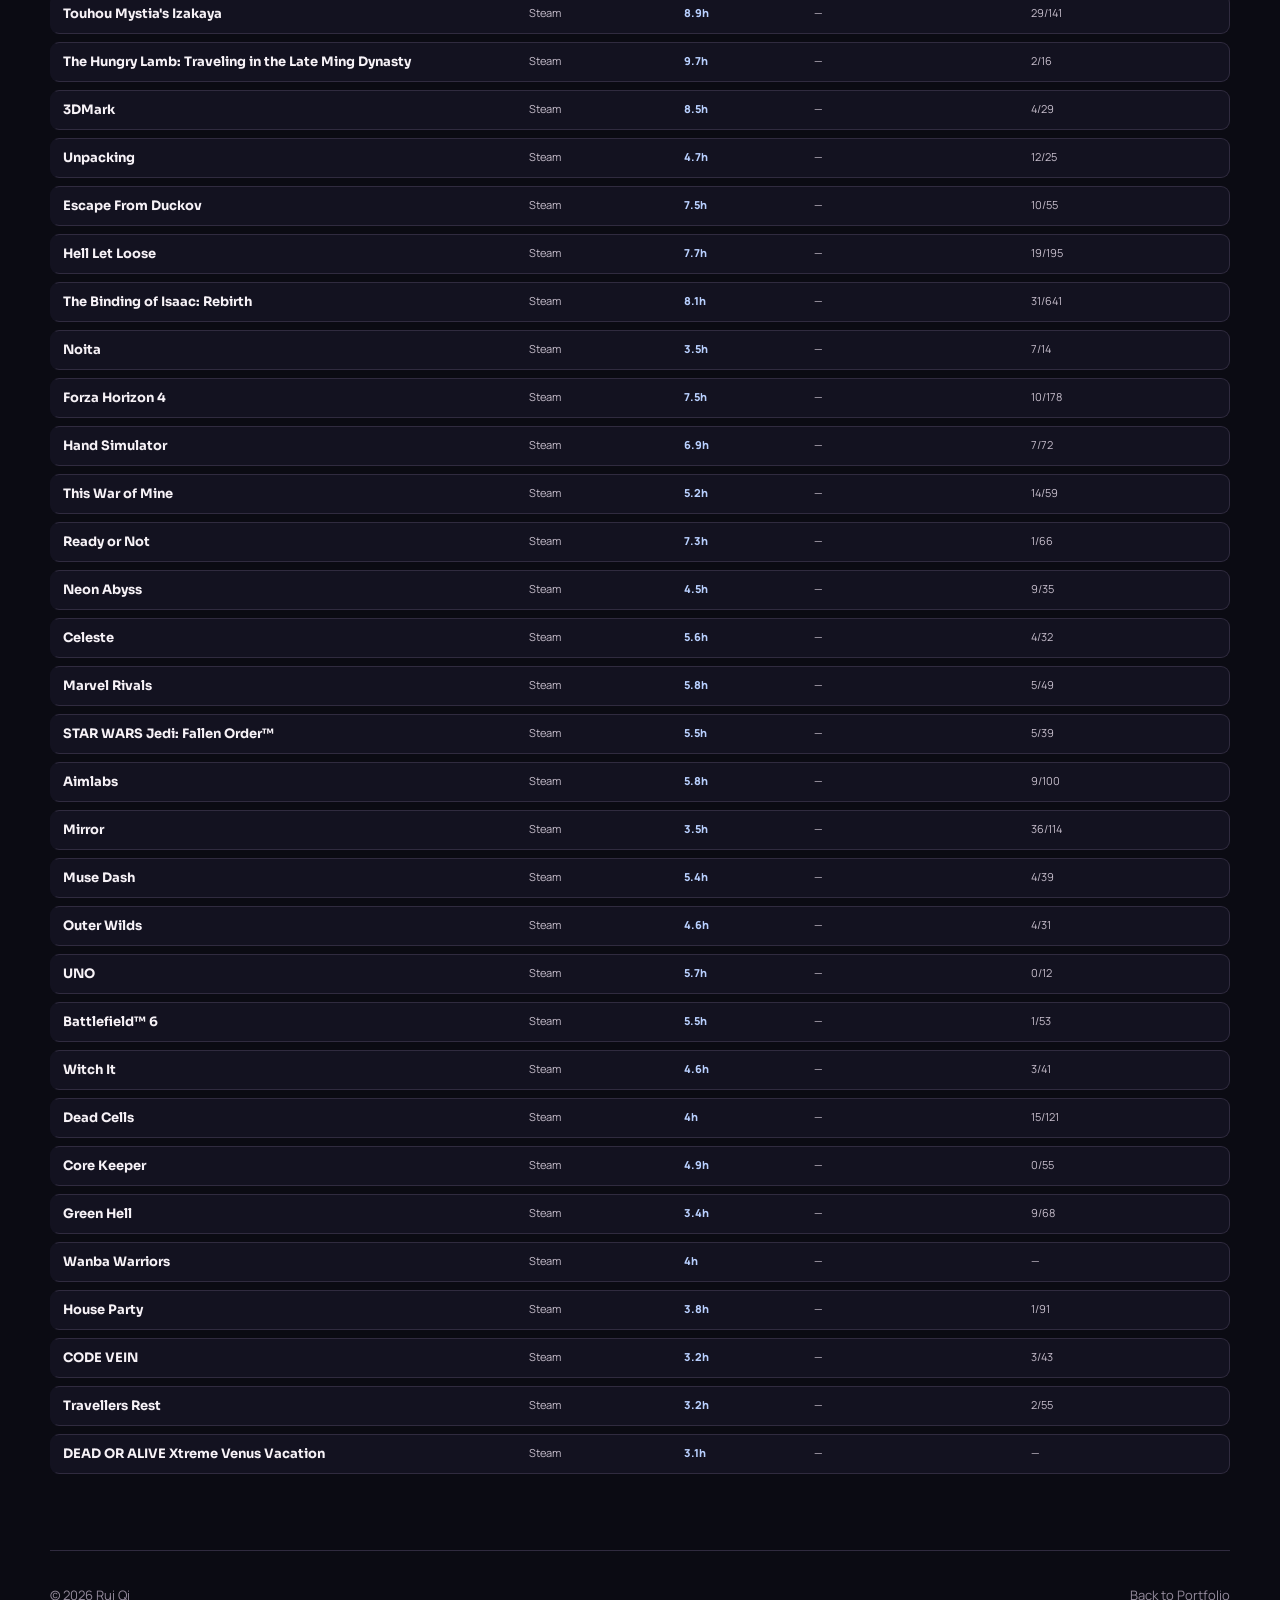
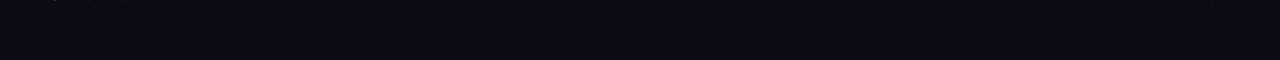
<file: game-history.html>
<!DOCTYPE html>
<html lang="en">
<head>
  <meta charset="UTF-8" />
  <meta name="viewport" content="width=device-width, initial-scale=1.0" />
  <title>Games Played | Rui Qi</title>
  <meta name="description" content="Rui Qi's game history: playtime, completion status, achievements, and selected design observations." />
  <link rel="preconnect" href="https://fonts.googleapis.com">
  <link rel="preconnect" href="https://fonts.gstatic.com" crossorigin>
  <link href="https://fonts.googleapis.com/css2?family=Manrope:wght@400;500;600;700;800&family=Sora:wght@500;600;700;800&display=swap" rel="stylesheet">
  <link rel="stylesheet" href="assets/css/website-look.css?v=47" />
  <script defer src="assets/js/game-history.js?v=49"></script>
</head>
<body data-page="games">
  <!-- GAME-HISTORY-V43 -->
  <header class="site-header">
    <a class="wordmark" href="index.html#top">Rui Qi</a>
    <div class="header-actions">
      <nav class="nav-links" aria-label="Main navigation">
        <a class="nav-link framed" href="index.html#featured" data-game-i18n="navProjects">Projects</a>
        <a class="nav-link framed" href="index.html#resume" data-game-i18n="navResume">Resume</a>
        <a class="nav-link framed" href="index.html#contact" data-game-i18n="navContact">Contact</a>
      </nav>
      <div class="language-switch" aria-label="Language switcher">
        <button type="button" data-language-choice="en">EN</button>
        <button type="button" data-language-choice="zh">中文</button>
      </div>
    </div>
  </header>

  <main>
    <section class="games-hero container">
      <div class="games-hero-copy">
        <p class="eyebrow" data-game-i18n="kicker">Game History</p>
        <h1 data-game-i18n="title">Games Played</h1>
        <p class="games-lead" id="games-intro"></p>
        <div class="hero-actions games-source-actions" id="games-source-actions"></div>
        <p class="games-source-note" id="games-source-note"></p>
      </div>
      <div class="games-stats" id="games-stats"></div>
    </section>

    <section class="section container" id="games-featured-section" hidden>
      <div class="section-heading two-col">
        <div><p class="section-kicker" data-game-i18n="featuredKicker">Highlighted Play History</p><h2 data-game-i18n="featuredTitle">High-playtime & 100% games</h2></div>
        <p data-game-i18n="featuredIntro">High-playtime, 100% achievement, and manually pinned games are surfaced here automatically.</p>
      </div>
      <div class="game-featured-grid" id="game-featured-grid"></div>
    </section>

    <section class="section container" id="all-games-section">
      <div class="section-heading two-col">
        <div><p class="section-kicker" data-game-i18n="allKicker">Full Record</p><h2 data-game-i18n="allTitle">All listed games</h2></div>
        <p data-game-i18n="allIntro">Search, filter, and sort the full record.</p>
      </div>
      <div class="game-toolbar" id="game-toolbar">
        <label class="game-control game-search-control"><span data-game-i18n="searchLabel">Search</span><input id="game-search" type="search" autocomplete="off" data-game-placeholder="searchPlaceholder" placeholder="Search games" /></label>
        <label class="game-control"><span data-game-i18n="statusLabel">Status</span><select id="game-status-filter"></select></label>
        <label class="game-control"><span data-game-i18n="platformLabel">Platform</span><select id="game-platform-filter"></select></label>
        <label class="game-control"><span data-game-i18n="sortLabel">Sort</span><select id="game-sort"></select></label>
      </div>
      <div class="game-list-head" aria-hidden="true"><span data-game-i18n="colGame">Game</span><span data-game-i18n="colPlatform">Platform</span><span data-game-i18n="colTime">Playtime</span><span data-game-i18n="colStatus">Completion</span><span data-game-i18n="colAchievements">Achievements</span></div>
      <div class="game-list" id="game-list"></div>
      <div class="game-empty" id="game-empty" hidden></div>
    </section>
  </main>

  <footer class="site-footer container"><span>© <span id="year"></span> Rui Qi</span><a href="index.html#featured" data-game-i18n="backPortfolio">Back to Portfolio</a></footer>
</body>
</html>
</file>
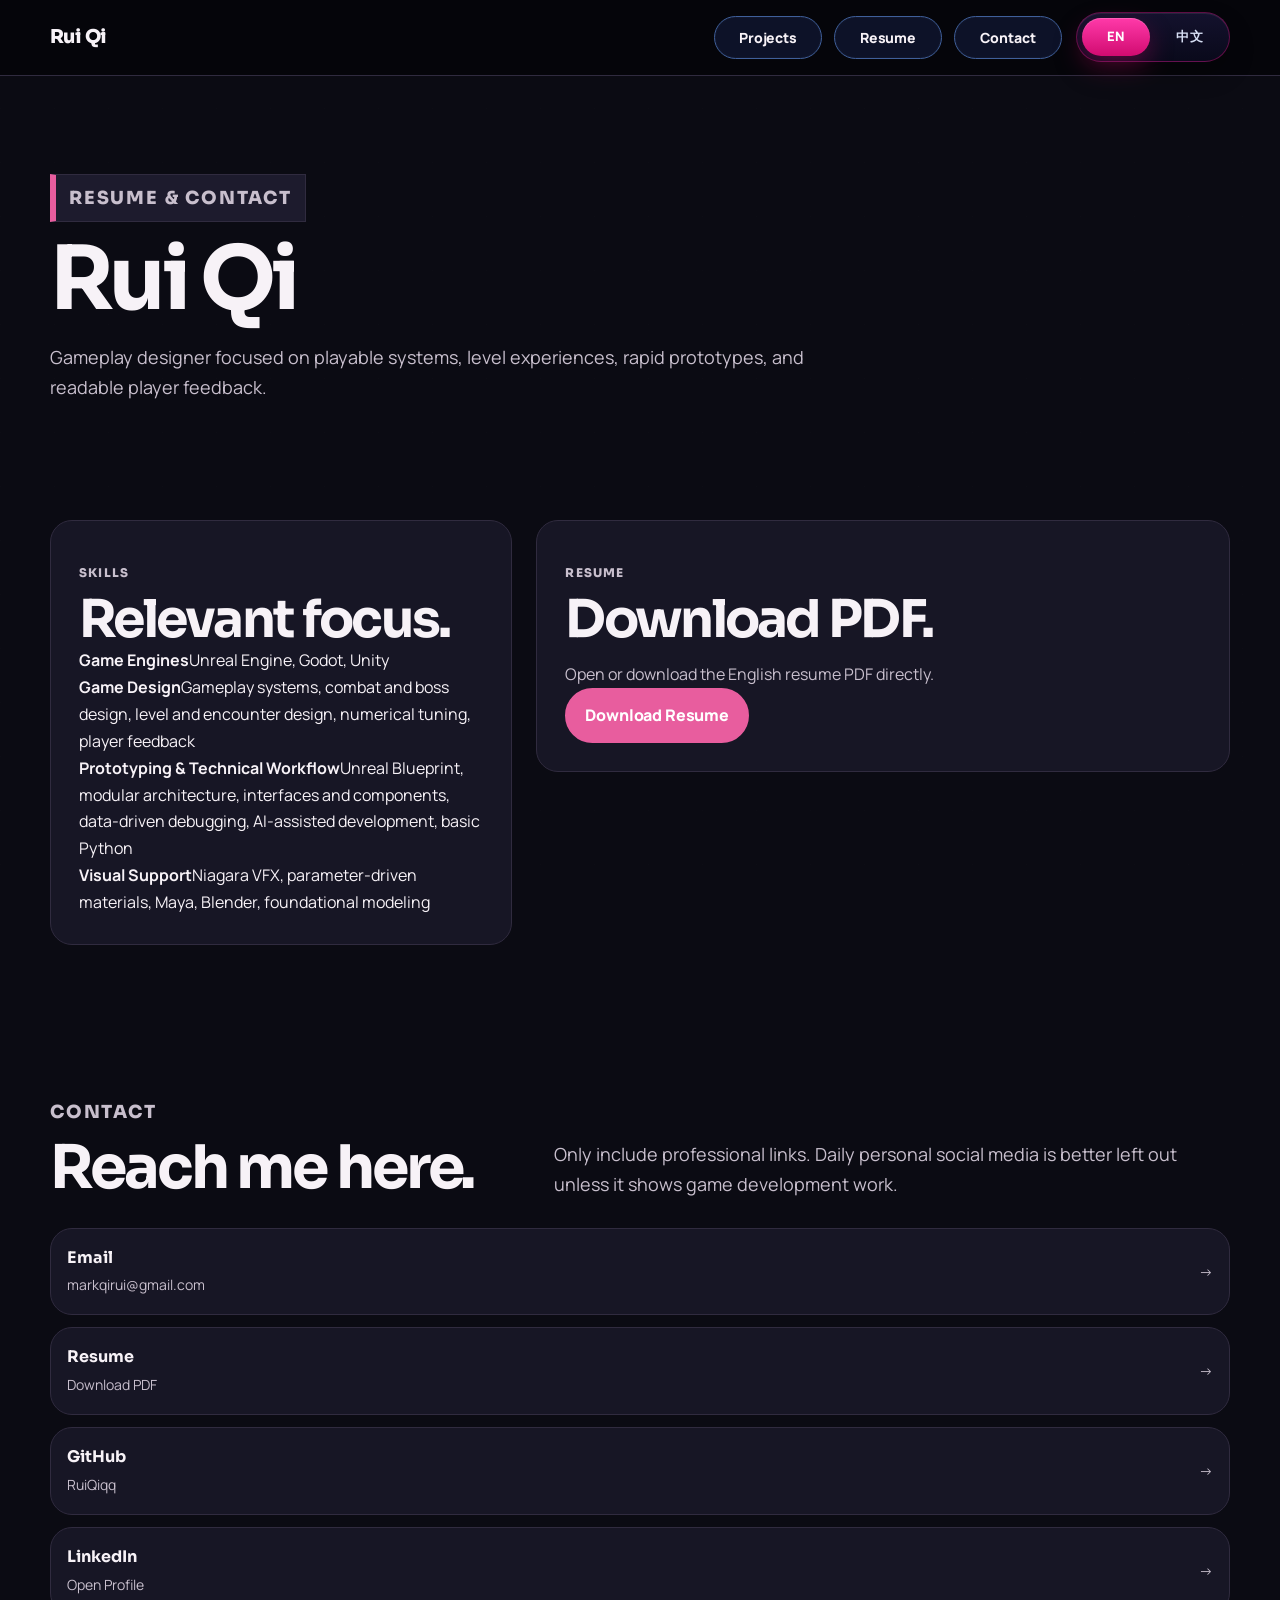
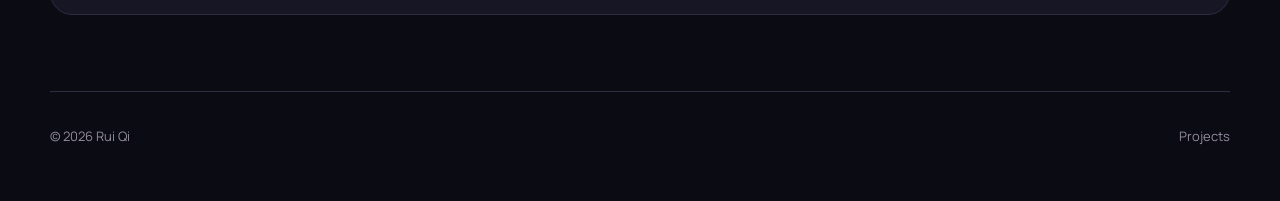
<file: resume-contact.html>
<!DOCTYPE html>
<html lang="en">
<head>
  <meta charset="UTF-8" />
  <meta name="viewport" content="width=device-width, initial-scale=1.0" />
  <title>Resume & Contact | Rui Qi</title>
  <link rel="preconnect" href="https://fonts.googleapis.com">
  <link rel="preconnect" href="https://fonts.gstatic.com" crossorigin>
  <link href="https://fonts.googleapis.com/css2?family=Manrope:wght@400;500;600;700;800&family=Sora:wght@500;600;700;800&display=swap" rel="stylesheet">
  <link rel="stylesheet" href="assets/css/website-look.css?v=37" />
  <script defer src="assets/js/content-loader.js?v=37"></script>
</head>
<body data-page="contact">
  <header class="site-header">
    <a class="wordmark" href="index.html">Rui Qi</a>
    <div class="header-actions">
      <nav class="nav-links" aria-label="Main navigation">
        <a class="nav-link framed" href="index.html#featured" data-i18n="navProjects">Projects</a>
        <a class="nav-link framed" href="#resume" data-nav-section="resume" data-i18n="navResume">Resume</a>
        <a class="nav-link framed" href="#contact" data-nav-section="contact" data-i18n="navContact">Contact</a>
      </nav>
      <div class="language-switch" aria-label="Language switcher">
        <button type="button" data-language-choice="en">EN</button>
        <button type="button" data-language-choice="zh">中文</button>
      </div>
    </div>
  </header>

  <main>
    <section class="page-hero container">
      <p class="eyebrow" data-i18n="resumeContactKicker">Resume & Contact</p>
      <h1 id="resume-contact-name">Rui Qi</h1>
      <p data-i18n="resumeContactText">Gameplay Designer / Technical Designer focused on playable systems, prototypes, and readable player feedback.</p>
    </section>

    <section class="section container resume-layout" id="resume">
      <div class="resume-card">
        <p class="section-kicker" data-i18n="skills">Skills</p>
        <h2 data-i18n="relevantFocus">Relevant focus.</h2>
        <div class="skill-list" id="resume-skill-list"></div>
      </div>
      <div class="resume-card highlight-card">
        <p class="section-kicker" data-i18n="resumeKicker">Resume</p>
        <h2 data-i18n="resumeDownloadTitle">Download PDF.</h2>
        <p data-i18n-html="resumeDownloadText">Upload your resume, then this button will open it.</p>
        <a class="button primary" id="resume-download-main" href="#" target="_blank" rel="noreferrer" data-i18n="downloadResume">Download Resume</a>
      </div>
    </section>

    <section class="section container" id="contact">
      <div class="section-heading two-col">
        <div>
          <p class="section-kicker" data-i18n="contactKicker">Contact</p>
          <h2 data-i18n="reachMe">Reach me here.</h2>
        </div>
        <p data-i18n="professionalLinks">Only include professional links.</p>
      </div>
      <div class="contact-grid" id="contact-grid"></div>
    </section>
  </main>

  <footer class="site-footer container">
    <span>© <span id="year"></span> <span data-site-name>Rui Qi</span></span>
    <a href="all-projects.html" data-i18n="projects">Projects</a>
  </footer>
</body>
</html>
</file>
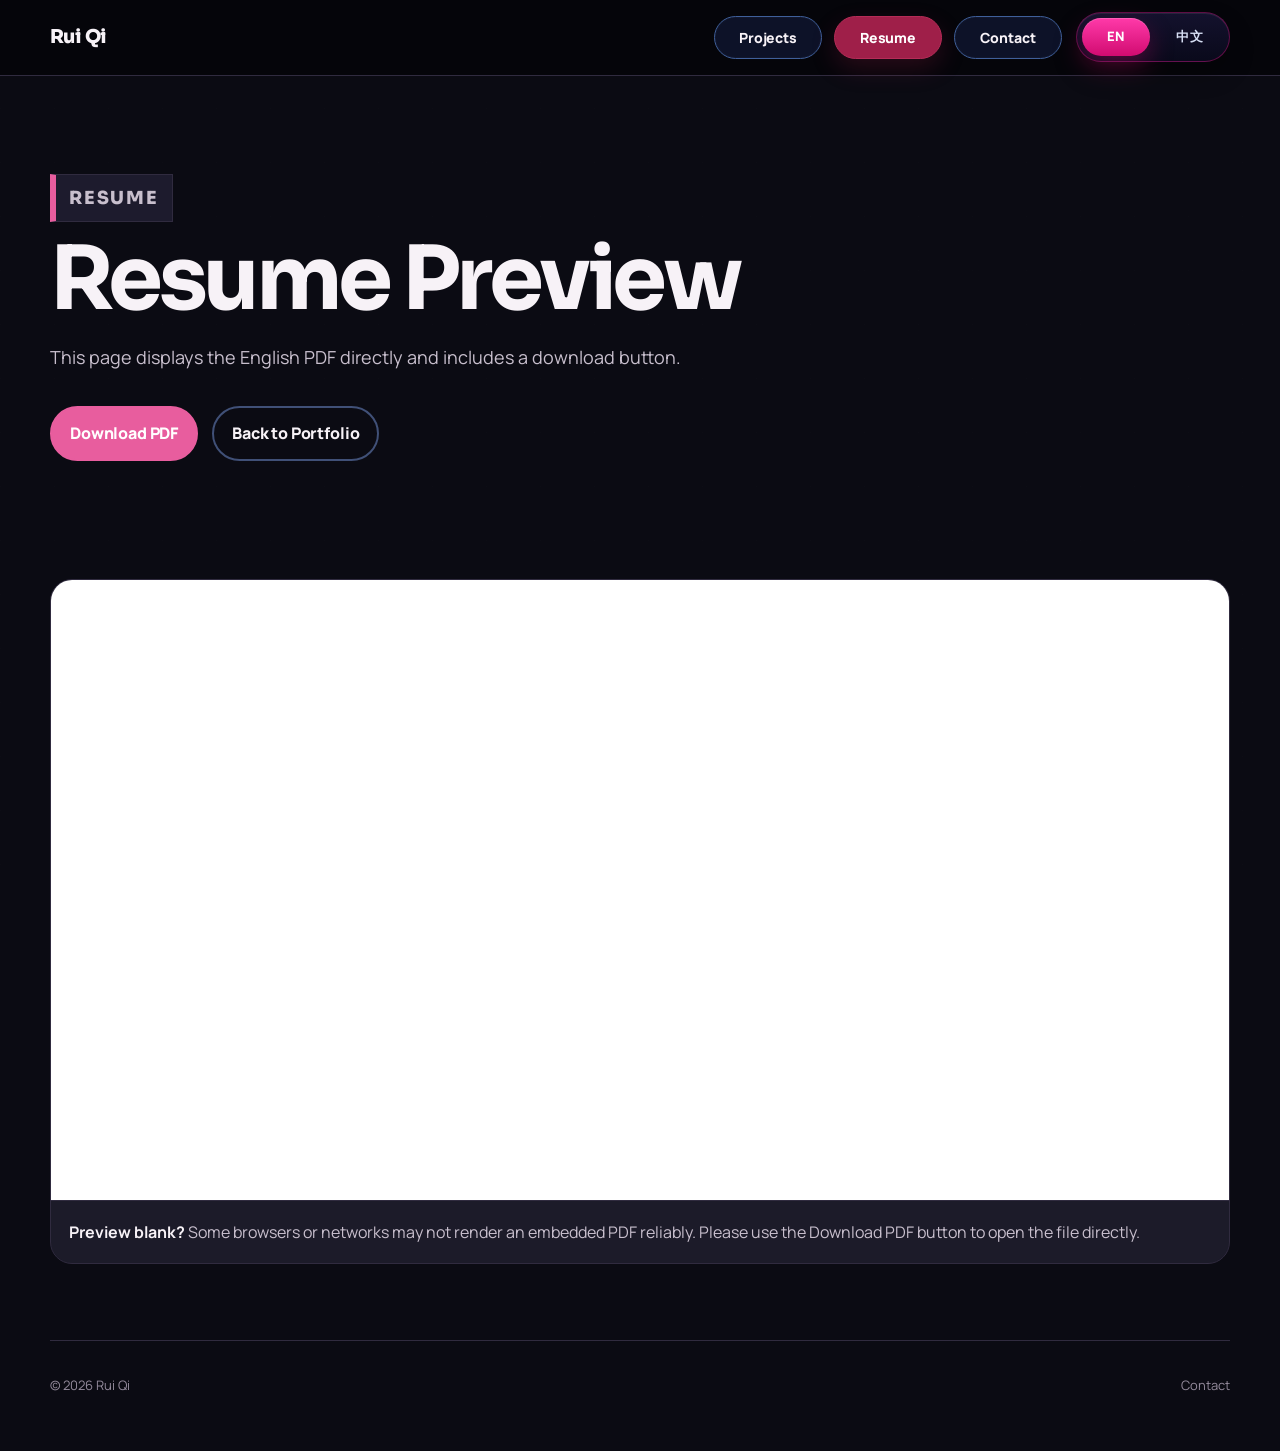
<file: resume-viewer.html>
<!DOCTYPE html>
<html lang="en">
<head>
  <meta charset="UTF-8" />
  <meta name="viewport" content="width=device-width, initial-scale=1.0" />
  <title>Resume | Rui Qi</title>
  <link rel="preconnect" href="https://fonts.googleapis.com">
  <link rel="preconnect" href="https://fonts.gstatic.com" crossorigin>
  <link href="https://fonts.googleapis.com/css2?family=Manrope:wght@400;500;600;700;800&family=Sora:wght@500;600;700;800&display=swap" rel="stylesheet">
  <link rel="stylesheet" href="assets/css/website-look.css?v=37" />
  <script defer src="assets/js/content-loader.js?v=37"></script>
</head>
<body data-page="resume">
  <header class="site-header">
    <a class="wordmark" href="index.html#top">Rui Qi</a>
    <div class="header-actions">
      <nav class="nav-links" aria-label="Main navigation">
        <a class="nav-link framed" href="index.html#featured" data-i18n="navProjects">Projects</a>
        <a class="nav-link framed is-current" href="index.html#resume" data-i18n="navResume">Resume</a>
        <a class="nav-link framed" href="index.html#contact" data-i18n="navContact">Contact</a>
      </nav>
      <div class="language-switch" aria-label="Language switcher">
        <button type="button" data-language-choice="en">EN</button>
        <button type="button" data-language-choice="zh">中文</button>
      </div>
    </div>
  </header>

  <main>
    <section class="page-hero container">
      <p class="eyebrow" data-i18n="resumeViewerKicker">Resume</p>
      <h1 data-i18n="resumeViewerTitle">Resume Preview</h1>
      <p data-i18n="resumeViewerText">This page displays the PDF directly and includes a download button.</p>
      <div class="hero-actions">
        <a class="button primary" id="resume-viewer-download" href="#" target="_blank" rel="noreferrer" data-i18n="downloadPdf">Download PDF</a>
        <a class="button secondary" href="index.html#resume" data-i18n="backPortfolio">Back to Portfolio</a>
      </div>
    </section>
    <section class="container section">
      <div class="resume-panel" id="resume-full-panel">
        <iframe id="resume-full-frame" title="Full resume PDF preview"></iframe>
        <div class="resume-fallback" data-i18n-html="resumeFallback">If the preview does not load, use the Download PDF button.</div>
      </div>
    </section>
  </main>

  <footer class="site-footer container">
    <span>© <span id="year"></span> <span data-site-name>Rui Qi</span></span>
    <span><a href="index.html#contact" data-i18n="navContact">Contact</a></span>
  </footer>
</body>
</html>
</file>
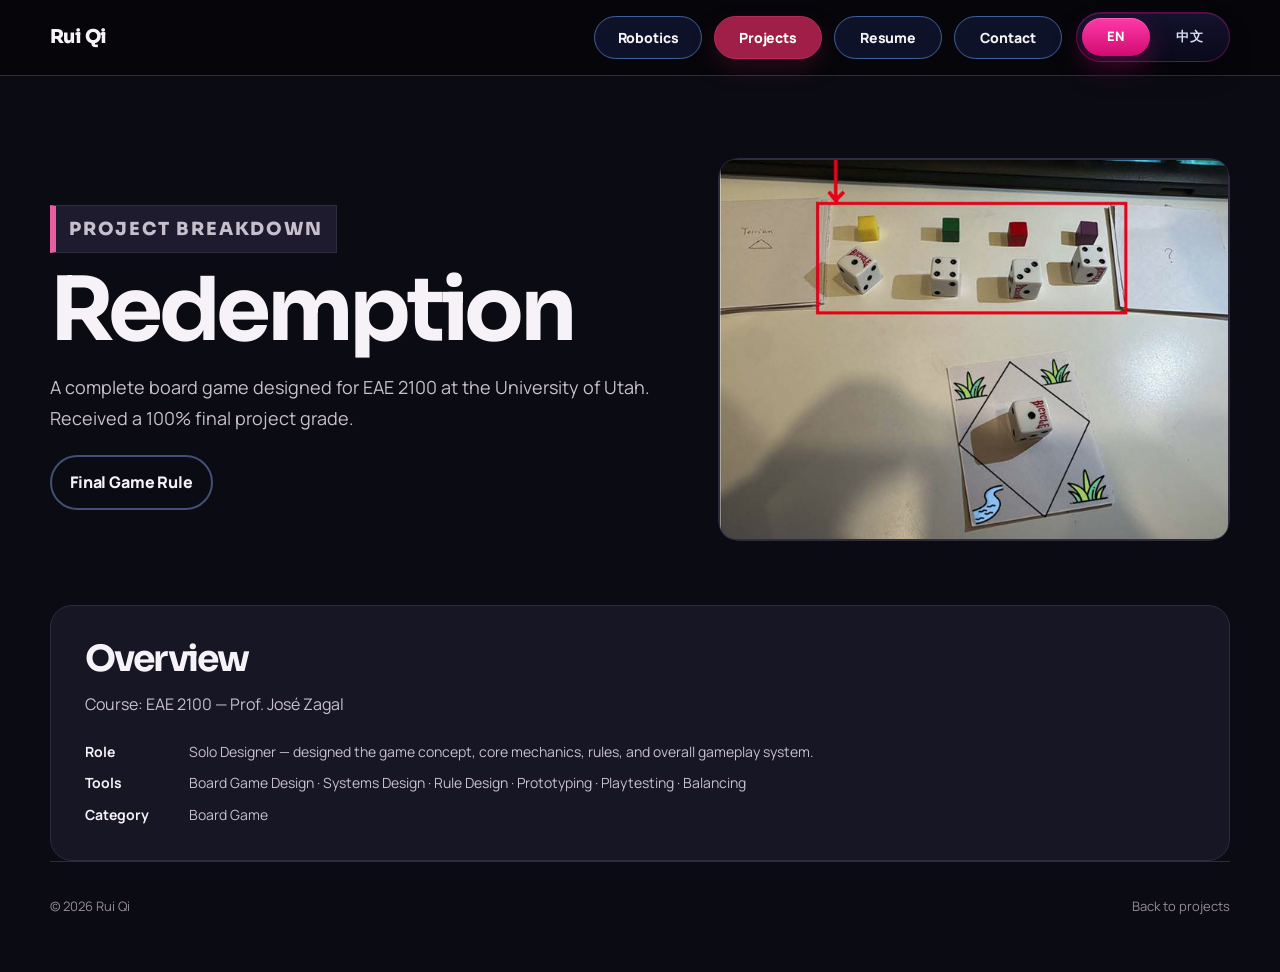
<file: system-breakdown.html>
<!doctype html>
<html lang="zh-CN"><head><meta charset="utf-8"><meta name="robots" content="noindex"><title>Redirecting…</title></head>
<body><script>
const p=new URLSearchParams(location.search);
const id=p.get('id'); const lang=p.get('lang');
let u='project-detail.html'; const q=new URLSearchParams(); if(id)q.set('id',id); if(lang)q.set('lang',lang); if([...q].length)u+='?'+q.toString();
location.replace(u);
</script></body></html>
</file>
<file: assets/css/website-look.css>
:root {
  --bg: #0b0b13;
  --bg-alt: #12111c;
  --panel: #171625;
  --panel-soft: #1d1b2d;
  --text: #f7f2f7;
  --muted: #c8bfcd;
  --soft: #948b9c;
  --line: #302b3f;
  --pink: #e85d9e;
  --pink-soft: #ff8bc4;
  --blue: #70a7ff;
  --red: #ff647a;
  --black: #05050a;
  --radius: 22px;
  --radius-small: 14px;
  --max: 1180px;
  --font-heading: "Sora", ui-sans-serif, system-ui, -apple-system, BlinkMacSystemFont, "Segoe UI", sans-serif;
  --font-body: "Manrope", ui-sans-serif, system-ui, -apple-system, BlinkMacSystemFont, "Segoe UI", sans-serif;
}

body.lang-zh {
  --font-heading: "Noto Sans SC", "Microsoft YaHei", "PingFang SC", ui-sans-serif, system-ui, sans-serif;
  --font-body: "Noto Sans SC", "Microsoft YaHei", "PingFang SC", ui-sans-serif, system-ui, sans-serif;
}

body.lang-zh h1, body.lang-zh h2, body.lang-zh h3 { letter-spacing: -0.035em; }

* { box-sizing: border-box; }
html { scroll-behavior: smooth; }
body {
  margin: 0;
  background: var(--bg);
  color: var(--text);
  font-family: var(--font-body);
  font-size: 16px;
  line-height: 1.68;
}

body::before {
  content: "";
  position: fixed;
  inset: 0;
  pointer-events: none;
  background-image:
    linear-gradient(90deg, rgba(255,255,255,0.035) 1px, transparent 1px),
    linear-gradient(rgba(255,255,255,0.035) 1px, transparent 1px);
  background-size: 54px 54px;
  opacity: 0.18;
  z-index: -1;
}

a { color: inherit; text-decoration: none; }
p { margin: 0; }
img, iframe { max-width: 100%; display: block; }
.container { width: min(var(--max), calc(100% - 48px)); margin: 0 auto; }

.site-header {
  position: sticky;
  top: 0;
  z-index: 50;
  height: 76px;
  background: var(--black);
  border-bottom: 1px solid var(--line);
  display: flex;
  align-items: center;
  justify-content: space-between;
  padding: 0 max(24px, calc((100vw - var(--max)) / 2));
}

.wordmark {
  font-family: var(--font-heading);
  font-weight: 800;
  letter-spacing: -0.03em;
  font-size: 19px;
}

.header-actions {
  display: flex;
  align-items: center;
  gap: 14px;
  margin-left: auto;
  flex-wrap: nowrap;
}

.nav-links {
  display: flex;
  align-items: center;
  gap: 12px;
  flex-wrap: nowrap;
}

.language-switch {
  display: inline-flex;
  align-items: center;
  justify-content: center;
  gap: 6px;
  flex: 0 0 auto;
  align-self: center;
  min-height: 48px;
  padding: 5px;
  border: 1px solid rgba(255, 20, 147, 0.34);
  border-radius: 999px;
  background: linear-gradient(180deg, rgba(20, 18, 46, 0.98) 0%, rgba(10, 10, 28, 0.96) 100%);
  box-shadow: 0 12px 26px rgba(0,0,0,0.24), inset 0 1px 0 rgba(255,255,255,0.08);
  transform: translateY(-1px);
}

.language-switch button {
  display: inline-flex;
  align-items: center;
  justify-content: center;
  min-width: 68px;
  height: 38px;
  padding: 0 18px;
  border: 0;
  border-radius: 999px;
  background: transparent;
  color: #d6def3;
  font-family: var(--font-body);
  font-size: 13px;
  line-height: 1;
  font-weight: 800;
  letter-spacing: 0.04em;
  cursor: pointer;
  transition: background 160ms ease, color 160ms ease, box-shadow 160ms ease, transform 160ms ease;
}

.language-switch button:hover {
  color: white;
  background: rgba(255,255,255,0.08);
}

.language-switch button.active {
  background: linear-gradient(180deg, #ff3aa9 0%, #d10b70 100%);
  color: white;
  box-shadow: 0 10px 24px rgba(209,11,112,0.34), inset 0 1px 0 rgba(255,255,255,0.18);
}
.nav-link {
  display: inline-flex;
  align-items: center;
  justify-content: center;
  min-height: 42px;
  min-width: 108px;
  padding: 9px 18px;
  border-radius: 999px;
  border: 1.5px solid #4b3b5d;
  background: #101024;
  color: var(--text);
  font-size: 14px;
  font-weight: 850;
  letter-spacing: -0.01em;
  box-shadow: 0 0 0 1px rgba(255,255,255,0.02) inset;
  transition: transform 140ms ease, background 140ms ease, border-color 140ms ease, color 140ms ease;
}
.nav-link:hover {
  transform: translateY(-1px);
  background: #17152d;
  border-color: var(--pink-soft);
  color: white;
}
.nav-link.project-pill {
  border-color: #3f5f9a;
  background: #0d1228;
}
.nav-link.project-pill:hover { border-color: var(--blue); }
.nav-link.framed {
  border-color: #4b3b5d;
  background: #101024;
  color: var(--text);
}
.nav-link.highlight {
  border-color: var(--pink);
  background: var(--pink);
  color: white;
}
.nav-link.highlight:hover {
  border-color: var(--pink-soft);
  background: var(--pink-soft);
  color: var(--black);
}

.hero {
  min-height: calc(100vh - 76px);
  display: grid;
  grid-template-columns: 1fr 0.86fr;
  gap: 54px;
  align-items: center;
  padding: 72px 0 88px;
}

.eyebrow, .section-kicker {
  display: inline-flex;
  align-items: center;
  width: fit-content;
  color: var(--pink-soft);
  font-family: var(--font-heading);
  font-size: 12px;
  font-weight: 800;
  letter-spacing: 0.10em;
  text-transform: uppercase;
}
.eyebrow {
  background: var(--panel-soft);
  border: 1px solid var(--line);
  border-left: 6px solid var(--pink);
  padding: 8px 13px;
  border-radius: 0;
}

h1, h2, h3 {
  font-family: var(--font-heading);
  margin: 0;
  letter-spacing: -0.052em;
  line-height: 1.04;
}
.hero h1 { font-size: clamp(66px, 10vw, 120px); margin: 20px 0 18px; }
.hero h2 { font-size: clamp(31px, 5vw, 58px); color: var(--pink-soft); max-width: 760px; }
.hero-subtitle { font-size: clamp(20px, 2.25vw, 27px); color: var(--text); max-width: 700px; margin-top: 24px; font-weight: 750; }
.hero-intro { color: var(--muted); max-width: 700px; margin-top: 18px; font-size: 18px; }
.hero-actions { display: flex; align-items: center; gap: 14px; flex-wrap: wrap; margin-top: 34px; }

.button {
  display: inline-flex;
  align-items: center;
  justify-content: center;
  min-height: 46px;
  padding: 12px 18px;
  border-radius: 999px;
  border: 2px solid var(--line);
  font-weight: 850;
  letter-spacing: -0.01em;
  transition: transform 140ms ease, background 140ms ease, border-color 140ms ease;
}
.button:hover { transform: translateY(-2px); }
.button.primary { background: var(--pink); border-color: var(--pink); color: white; }
.button.secondary { background: transparent; color: var(--text); border-color: #405077; }
.button.secondary:hover { border-color: var(--blue); }

.hero-reel-card,
.snapshot-card,
.focus-card,
.library-card,
.resume-panel,
.resume-card,
.contact-link,
.featured-card,
.contact-strip,
.detail-section,
.breakdown-card {
  background: var(--panel);
  border: 1px solid var(--line);
  border-radius: var(--radius);
}

.hero-reel-card { padding: 24px; position: relative; }
.hero-reel-card::before,
.soft-panel::before,
.contact-strip::before {
  content: "";
  display: block;
  height: 8px;
  width: 100%;
  background: var(--pink);
  border-radius: 10px 10px 0 0;
  margin: -24px -24px 22px;
  width: calc(100% + 48px);
}
.reel-header { display: flex; align-items: flex-start; justify-content: space-between; gap: 18px; margin-bottom: 18px; }
.reel-header h3 { font-size: clamp(26px, 3.2vw, 38px); margin-top: 6px; }
.reel-header p { color: var(--muted); max-width: 420px; margin-top: 8px; }
.reel-status {
  border: 1px solid var(--line);
  color: var(--blue);
  background: var(--bg-alt);
  border-radius: 999px;
  padding: 6px 10px;
  font-size: 12px;
  font-weight: 900;
  white-space: nowrap;
}
.video-box {
  border: 1px solid var(--line);
  border-radius: 18px;
  overflow: hidden;
  background: var(--black);
  aspect-ratio: 16 / 9;
}
.video-box iframe, .video-box video { width: 100%; height: 100%; border: 0; display: block; object-fit: contain; background: #000; }
.reel-actions { margin-top: 14px; }
.detail-hero-actions { margin-top: 22px; }
.video-placeholder {
  height: 100%;
  display: grid;
  place-items: center;
  text-align: center;
  padding: 26px;
  background: var(--bg-alt);
}
.play-circle {
  width: 64px;
  height: 64px;
  border-radius: 50%;
  display: grid;
  place-items: center;
  background: var(--pink);
  color: white;
  font-size: 21px;
  margin: 0 auto 14px;
}
.placeholder-kicker { color: var(--soft); font-size: 12px; font-weight: 900; letter-spacing: 0.08em; text-transform: uppercase; }
.placeholder-title { font-family: var(--font-heading); font-weight: 850; font-size: 22px; margin-top: 4px; }
.placeholder-note { color: var(--muted); margin-top: 6px; }
.snapshot-mini { display: grid; grid-template-columns: repeat(3, 1fr); gap: 10px; margin-top: 16px; }
.snapshot-mini div { border: 1px solid var(--line); background: var(--bg-alt); border-radius: var(--radius-small); padding: 12px; }
.snapshot-mini strong { display: block; color: var(--pink-soft); font-size: 11px; letter-spacing: 0.08em; text-transform: uppercase; }
.snapshot-mini span { display: block; margin-top: 4px; color: var(--text); font-size: 13px; font-weight: 750; }

.section { padding: 76px 0; scroll-margin-top: 94px; }
.soft-panel { background: var(--bg-alt); border-radius: 28px; padding: 48px; position: relative; overflow: hidden; }
.soft-panel::before { margin: -48px -48px 38px; width: calc(100% + 96px); }
.section-heading { margin-bottom: 28px; }
.two-col { display: grid; grid-template-columns: 0.82fr 1.18fr; gap: 34px; align-items: end; }
.section-heading h2 { font-size: clamp(34px, 5vw, 60px); margin-top: 10px; }
.section-heading p { color: var(--muted); font-size: 18px; max-width: 720px; }

.featured-list { display: grid; gap: 24px; }
.featured-card { display: grid; grid-template-columns: 0.68fr 1fr; overflow: hidden; }
.project-media {
  min-height: 280px;
  background: var(--black);
  border-right: 1px solid var(--line);
  padding: 18px;
  display: flex;
  align-items: center;
  justify-content: center;
}
.project-media > .video-box,
.project-media > .cover-image,
.project-media > .cover-placeholder {
  width: 100%;
  margin: auto;
}

.project-media--preview {
  padding: 0;
  overflow: hidden;
  min-height: 420px;
}
.inline-video-preview {
  position: relative;
  isolation: isolate;
  width: 100%;
  height: 100%;
  min-height: 420px;
  overflow: hidden;
  background: #070713;
}
.inline-video-frame {
  position: absolute;
  inset: 0;
  width: 100%;
  height: 100%;
  overflow: hidden;
  border: 0;
  border-radius: 0;
  background: #05050e;
  box-shadow: none;
  display: grid;
  place-items: center;
  padding: 22px;
}
.inline-video-frame iframe {
  position: absolute;
  inset: 0;
  width: 100%;
  height: 100%;
  display: block;
  border: 0;
  background: #000;
}
.inline-video-backdrop {
  position: absolute;
  inset: -12%;
  width: 124%;
  height: 124%;
  object-fit: cover;
  object-position: center;
  filter: blur(24px) brightness(0.34) saturate(0.8);
  transform: scale(1.08);
  opacity: 0.82;
}
.inline-video-frame::after {
  content: "";
  position: absolute;
  inset: 0;
  z-index: 1;
  background: linear-gradient(180deg, rgba(3,3,12,0.18), rgba(3,3,12,0.44));
  pointer-events: none;
}
.inline-video-poster {
  position: relative;
  z-index: 2;
  display: block;
  width: min(100%, 760px);
  height: auto;
  max-height: calc(100% - 8px);
  aspect-ratio: 16 / 9;
  object-fit: contain;
  border: 1px solid rgba(255,255,255,0.16);
  border-radius: 18px;
  background: #000;
  box-shadow: 0 22px 54px rgba(0,0,0,0.48);
  transition: transform 220ms ease, filter 220ms ease;
}
.inline-video-frame.is-playing {
  padding: 0;
}
.inline-video-frame.is-playing::after {
  display: none;
}
.inline-video-play {
  position: absolute;
  inset: 0;
  z-index: 3;
  border: 0;
  display: flex;
  flex-direction: column;
  align-items: center;
  justify-content: center;
  gap: 10px;
  color: white;
  background: radial-gradient(circle at center, rgba(0,0,0,0.02), rgba(0,0,0,0.18));
  cursor: pointer;
  font-family: var(--font-body);
  font-weight: 850;
}
.inline-video-frame:hover .inline-video-poster {
  transform: scale(1.018);
  filter: brightness(0.96);
}
.inline-video-loader {
  position: absolute;
  inset: 0;
  z-index: 3;
  display: grid;
  place-items: center;
  background: #070713;
  color: white;
  font-size: 13px;
  font-weight: 800;
  letter-spacing: 0.03em;
}
.inline-video-loader::before {
  content: "";
  width: 34px;
  height: 34px;
  border: 3px solid rgba(255,255,255,0.2);
  border-top-color: var(--pink);
  border-radius: 50%;
  animation: inline-video-spin 700ms linear infinite;
}
.inline-video-frame.is-loaded .inline-video-loader {
  display: none;
}
@keyframes inline-video-spin {
  to { transform: rotate(360deg); }
}
.inline-video-play-icon {
  width: 66px;
  height: 66px;
  display: grid;
  place-items: center;
  padding-left: 4px;
  border-radius: 50%;
  background: var(--pink);
  box-shadow: 0 16px 36px rgba(209,11,112,0.42);
  font-size: 23px;
  transition: transform 160ms ease, box-shadow 160ms ease;
}
.inline-video-play-label {
  padding: 7px 13px;
  border-radius: 999px;
  background: rgba(5,5,18,0.78);
  border: 1px solid rgba(255,255,255,0.2);
  backdrop-filter: blur(10px);
  font-size: 13px;
  letter-spacing: 0.02em;
}
.inline-video-play:hover .inline-video-play-icon,
.inline-video-play:focus-visible .inline-video-play-icon {
  transform: scale(1.08);
  box-shadow: 0 18px 42px rgba(209,11,112,0.56);
}
.inline-video-play:focus-visible {
  outline: 3px solid var(--blue);
  outline-offset: -3px;
}
.inline-video-frame.is-playing {
  border-color: rgba(255,255,255,0.3);
}
.cover-placeholder {
  height: 100%;
  min-height: 245px;
  border-radius: 16px;
  border: 1px solid var(--line);
  background: var(--bg-alt);
  display: flex;
  align-items: flex-end;
  padding: 22px;
  position: relative;
  overflow: hidden;
}
.cover-placeholder::before,
.cover-placeholder::after {
  content: "";
  position: absolute;
  border: 2px solid var(--pink);
  transform: rotate(45deg);
}
.cover-placeholder::before { width: 90px; height: 90px; top: 24px; right: 28px; }
.cover-placeholder::after { width: 42px; height: 42px; top: 86px; right: 118px; border-color: var(--blue); }
.cover-placeholder span { position: relative; z-index: 2; color: var(--muted); font-weight: 850; text-transform: uppercase; letter-spacing: 0.08em; font-size: 12px; }
.cover-image { width: 100%; height: 100%; min-height: 245px; object-fit: cover; border-radius: 16px; border: 1px solid var(--line); }
.project-body { padding: 30px; display: flex; flex-direction: column; justify-content: space-between; gap: 22px; }
.project-meta { color: var(--soft); font-family: var(--font-heading); font-size: 12px; letter-spacing: 0.08em; text-transform: uppercase; font-weight: 850; }
.project-body h3 { font-size: clamp(28px, 4vw, 42px); margin-top: 10px; }
.project-summary { color: var(--muted); margin-top: 12px; }
.detail-list { display: grid; gap: 8px; margin-top: 18px; }
.detail-list div { display: grid; grid-template-columns: 92px 1fr; gap: 12px; color: var(--muted); font-size: 14px; }
.detail-list strong { color: var(--text); }
.tag-row { display: flex; flex-wrap: wrap; gap: 8px; margin-top: 18px; }
.tag { border: 1px solid var(--line); background: var(--bg-alt); border-radius: 999px; padding: 6px 10px; color: var(--muted); font-size: 12px; font-weight: 850; }
.project-actions { display: flex; flex-wrap: wrap; gap: 10px; }

.focus-grid { display: grid; grid-template-columns: repeat(4, 1fr); gap: 16px; }
.focus-card { padding: 22px; }
.focus-card h3 { font-size: 21px; letter-spacing: -0.03em; }
.focus-card p { color: var(--muted); margin-top: 10px; font-size: 15px; }

.library-grid { display: grid; grid-template-columns: repeat(3, 1fr); gap: 16px; }
.library-card { min-height: 0; padding: 18px; display: flex; flex-direction: column; justify-content: space-between; }
.library-card h3 { font-size: 20px; margin-top: 7px; }
.library-card p { color: var(--muted); margin-top: 8px; font-size: 14px; line-height: 1.58; }
.center-action { display: flex; justify-content: center; margin-top: 26px; }

.resume-section { scroll-margin-top: 94px; }
.resume-layout { display: grid; grid-template-columns: 0.8fr 1.2fr; gap: 24px; align-items: start; }
.resume-card { padding: 28px; }
.resume-card h2 { font-size: clamp(32px, 4.5vw, 52px); margin-top: 8px; }
.resume-card p { color: var(--muted); margin-top: 14px; }
.resume-actions { display: flex; gap: 12px; flex-wrap: wrap; margin-top: 24px; }
.resume-panel { overflow: hidden; min-height: 620px; }
.resume-panel iframe { width: 100%; height: 620px; border: 0; background: #fff; }
.resume-fallback { padding: 18px; color: var(--muted); border-top: 1px solid var(--line); }

.contact-strip { padding: 32px; display: grid; grid-template-columns: 1.05fr 0.95fr; gap: 24px; align-items: center; position: relative; overflow: hidden; scroll-margin-top: 94px; }
.contact-strip::before { margin: -32px -32px 24px; width: calc(100% + 64px); grid-column: 1 / -1; }
.contact-strip h2 { font-size: clamp(28px, 4vw, 46px); margin-top: 8px; }
.contact-actions, .contact-grid { display: grid; gap: 12px; }
.contact-link { padding: 16px; display: flex; justify-content: space-between; align-items: center; gap: 12px; }
.contact-link strong { display: block; font-family: var(--font-heading); }
.contact-link span { color: var(--muted); font-size: 14px; }
.site-footer { padding: 34px 0 54px; color: var(--soft); font-size: 13px; display: flex; justify-content: space-between; gap: 16px; border-top: 1px solid var(--line); }

.page-hero, .project-detail-hero { padding: 82px 0 42px; }
.page-hero h1, .detail-title h1 { font-size: clamp(48px, 8vw, 88px); margin-top: 12px; }
.page-hero p, .detail-title p { color: var(--muted); max-width: 800px; margin-top: 16px; font-size: 18px; }
.filter-bar { display: flex; flex-wrap: wrap; gap: 10px; margin-bottom: 26px; }
.filter-button { border: 1px solid var(--line); background: var(--panel); color: var(--muted); border-radius: 999px; padding: 9px 12px; cursor: pointer; font-weight: 850; }
.filter-button.active, .filter-button:hover { border-color: var(--pink); color: white; background: var(--pink); }

.button.disabled,
.button[aria-disabled="true"] {
  opacity: 0.58;
  cursor: not-allowed;
  pointer-events: none;
  box-shadow: none;
}

.resume-missing {
  min-height: 520px;
  padding: 48px;
  display: grid;
  place-content: center;
  text-align: center;
  gap: 12px;
  color: var(--text);
  background: radial-gradient(circle at 50% 35%, rgba(209,11,112,0.10), transparent 42%);
}

.resume-missing strong {
  display: block;
  font-family: var(--font-heading);
  font-size: clamp(24px, 3vw, 36px);
  line-height: 1.15;
}

.resume-missing p {
  max-width: 620px;
  margin: 0 auto;
  color: var(--muted);
  line-height: 1.75;
}

.contact-link.disabled {
  opacity: 0.58;
  cursor: not-allowed;
  pointer-events: none;
}

.project-detail-grid { display: grid; grid-template-columns: 1fr 0.8fr; gap: 28px; align-items: center; }
.detail-section { padding: 34px; margin-top: 22px; }
.detail-section h2 { font-size: 36px; margin-bottom: 14px; }
.detail-section p, .detail-section li { color: var(--muted); }
.breakdown-grid {
  display: grid;
  grid-template-columns: repeat(2, minmax(0, 1fr));
  gap: 22px;
  align-items: start;
}
.breakdown-card {
  overflow: hidden;
  padding: 0;
  align-self: start;
}
.breakdown-card h3,
.breakdown-note-card h3 {
  color: var(--pink-soft);
  font-size: 20px;
  margin: 0;
}
.breakdown-card p,
.breakdown-note-card p {
  color: var(--muted);
  margin-top: 10px;
  font-size: 15px;
  line-height: 1.75;
}
.breakdown-card-copy { padding: 22px 24px 24px; }
.breakdown-card-media {
  width: 100%;
  border: 0;
  border-bottom: 1px solid var(--line);
  background: #09091a;
  display: block;
  padding: 0;
  cursor: zoom-in;
  overflow: hidden;
  text-align: center;
}
.breakdown-card-media img {
  width: 100%;
  height: auto;
  max-height: 430px;
  display: block;
  object-fit: contain;
  margin: 0 auto;
  background: #09091a;
}
.breakdown-card-media:hover img { opacity: 0.94; }
.breakdown-card-copy ul,
.breakdown-note-card ul {
  margin: 14px 0 0 18px;
  color: var(--muted);
  display: grid;
  gap: 7px;
}
.breakdown-notes-grid {
  display: grid;
  grid-template-columns: repeat(2, minmax(0, 1fr));
  gap: 16px;
  margin-top: 18px;
  align-items: start;
}
.breakdown-note-card {
  padding: 22px 24px;
  align-self: start;
  background: rgba(255,255,255,0.018);
}
.breakdown-note-card::before {
  content: "";
  display: block;
  width: 46px;
  height: 3px;
  border-radius: 999px;
  background: var(--pink);
  margin-bottom: 16px;
}
.media-lightbox[hidden] { display: none; }
.media-lightbox {
  position: fixed;
  inset: 0;
  z-index: 999;
  background: rgba(2, 2, 14, 0.92);
  display: grid;
  place-items: center;
  padding: 28px;
}
.media-lightbox-inner {
  width: min(94vw, 1500px);
  max-height: 92vh;
  display: grid;
  place-items: center;
  gap: 12px;
}
.media-lightbox img {
  max-width: 100%;
  max-height: 84vh;
  width: auto;
  height: auto;
  object-fit: contain;
  border: 1px solid var(--line);
  border-radius: 14px;
  background: #09091a;
}
.media-lightbox-caption {
  color: var(--muted);
  font-size: 13px;
  text-align: center;
}
.media-lightbox-close {
  position: absolute;
  top: 20px;
  right: 24px;
  width: 44px;
  height: 44px;
  border-radius: 999px;
  border: 1px solid var(--line);
  background: #111126;
  color: var(--text);
  font-size: 26px;
  line-height: 1;
  cursor: pointer;
}

@media (max-width: 980px) {
  .hero, .featured-card, .two-col, .resume-layout, .contact-strip, .project-detail-grid { grid-template-columns: 1fr; }
  .project-media { border-right: 0; border-bottom: 1px solid var(--line); }
  .project-media--preview, .inline-video-preview { min-height: 340px; }
  .focus-grid, .library-grid, .snapshot-mini { grid-template-columns: 1fr 1fr; }
  .hero { min-height: auto; }
  .resume-panel iframe { height: 520px; }
}

@media (max-width: 680px) {
  .container { width: min(100% - 28px, var(--max)); }
  .site-header { height: auto; min-height: 72px; padding: 14px; flex-wrap: wrap; gap: 10px; }
  .header-actions { width: 100%; flex-wrap: wrap; justify-content: space-between; gap: 10px; }
  .nav-links { flex: 1 1 100%; width: 100%; justify-content: flex-start; flex-wrap: wrap; gap: 8px; order: 2; }
  .language-switch { order: 1; margin-left: auto; min-height: 44px; padding: 4px; transform: none; }
  .language-switch button { min-width: 58px; height: 34px; padding: 0 12px; font-size: 12px; }
  .nav-link { min-height: 36px; padding: 7px 11px; font-size: 13px; }
  .hero { padding-top: 48px; gap: 32px; }
  .hero h1 { font-size: clamp(56px, 18vw, 76px); }
  .hero h2 { font-size: clamp(28px, 9vw, 42px); }
  .hero-actions, .resume-actions { flex-direction: column; align-items: stretch; }
  .button { width: 100%; }
  .focus-grid, .library-grid, .breakdown-grid, .breakdown-notes-grid, .snapshot-mini { grid-template-columns: 1fr; }
  .soft-panel { padding: 28px; }
  .soft-panel::before { margin: -28px -28px 28px; width: calc(100% + 56px); }
  .resume-panel { min-height: 440px; }
  .resume-panel iframe { height: 440px; }
  .site-footer { flex-direction: column; }
}

/* Dedicated Blueprint / system breakdown page */
.system-page-hero h2 {
  margin-top: 12px;
  color: var(--pink-soft);
  font-size: clamp(28px, 4vw, 46px);
}

.system-section-list {
  display: grid;
  gap: 28px;
}

.system-explainer {
  display: grid;
  grid-template-columns: minmax(300px, 0.72fr) minmax(0, 1.28fr);
  gap: 28px;
  padding: 30px;
  border: 1px solid var(--line);
  border-radius: 24px;
  background: var(--panel);
  box-shadow: var(--shadow);
}

.system-copy {
  display: flex;
  flex-direction: column;
  justify-content: center;
}

.system-index {
  color: var(--pink-soft);
  font-family: var(--font-heading);
  font-size: 13px;
  font-weight: 850;
  letter-spacing: 0.12em;
}

.system-copy h2 {
  margin-top: 10px;
  font-size: clamp(26px, 3vw, 40px);
}

.system-copy p,
.system-copy li {
  color: var(--muted);
  line-height: 1.75;
}

.system-copy p {
  margin-top: 14px;
}

.system-copy ul {
  margin-top: 16px;
  padding-left: 20px;
}

.system-image-wrap {
  min-height: 360px;
}

.system-image,
.system-image-placeholder {
  width: 100%;
  height: 100%;
  min-height: 360px;
  border-radius: 18px;
  border: 1px solid var(--line);
}

.system-image {
  display: block;
  object-fit: contain;
  background: #080817;
}

.system-image-placeholder {
  display: grid;
  place-content: center;
  gap: 10px;
  padding: 28px;
  text-align: center;
  background:
    linear-gradient(90deg, rgba(255,255,255,0.035) 1px, transparent 1px),
    linear-gradient(rgba(255,255,255,0.035) 1px, transparent 1px),
    var(--bg-alt);
  background-size: 28px 28px;
}

.system-image-placeholder strong {
  color: var(--text);
  font-family: var(--font-heading);
  font-size: 20px;
}

.system-image-placeholder span {
  color: var(--soft);
  font-size: 13px;
  overflow-wrap: anywhere;
}

@media (max-width: 980px) {
  .system-explainer {
    grid-template-columns: 1fr;
  }
}

@media (max-width: 680px) {
  .system-explainer {
    padding: 20px;
  }
  .system-image-wrap,
  .system-image,
  .system-image-placeholder {
    min-height: 250px;
  }
}


/* v14: imported content preview, richer other-work cards, and multi-media gallery */
.project-meta-row {
  display: flex;
  align-items: flex-start;
  justify-content: space-between;
  gap: 12px;
  flex-wrap: wrap;
}
.project-status {
  display: inline-flex;
  align-items: center;
  min-height: 26px;
  padding: 4px 9px;
  border-radius: 999px;
  border: 1px solid rgba(255, 20, 147, 0.34);
  background: rgba(209, 11, 112, 0.10);
  color: var(--pink-soft);
  font-size: 11px;
  font-weight: 850;
}
.library-card--with-media {
  padding: 0;
  overflow: hidden;
  min-height: 100%;
}
.library-card-media {
  width: 100%;
  aspect-ratio: 16 / 9;
  background: #070713;
  border-bottom: 1px solid var(--line);
  overflow: hidden;
}
.library-card-media img {
  width: 100%;
  height: 100%;
  object-fit: cover;
  display: block;
}
.library-card-media--placeholder {
  display: grid;
  place-items: center;
  padding: 20px;
  text-align: center;
  background:
    radial-gradient(circle at 30% 30%, rgba(209,11,112,0.18), transparent 38%),
    radial-gradient(circle at 72% 66%, rgba(44,116,255,0.14), transparent 34%),
    #09091a;
}
.library-card-media--placeholder span {
  color: var(--soft);
  font-size: 12px;
  font-weight: 850;
  letter-spacing: 0.04em;
}
.library-card-content {
  flex: 1;
  padding: 18px;
  display: flex;
  flex-direction: column;
  justify-content: space-between;
  gap: 16px;
}
.media-gallery-section { padding: 34px; }
.media-gallery-heading {
  display: grid;
  grid-template-columns: 0.75fr 1.25fr;
  align-items: end;
  gap: 28px;
  margin-bottom: 24px;
}
.media-gallery-heading h2 { margin-bottom: 0; }
.media-gallery-heading > p { color: var(--muted); }
.media-gallery-grid {
  display: grid;
  grid-template-columns: repeat(2, minmax(0, 1fr));
  gap: 16px;
}
.media-gallery-card {
  min-width: 0;
  overflow: hidden;
  border: 1px solid var(--line);
  border-radius: 18px;
  background: var(--bg-alt);
}
.media-gallery-image {
  display: block;
  width: 100%;
  aspect-ratio: 16 / 9;
  object-fit: contain;
  background: #05050e;
}
.media-gallery-copy { padding: 16px; }
.media-gallery-copy h3 { font-size: 18px; }
.media-gallery-copy p { margin-top: 6px; color: var(--muted); font-size: 14px; }
.media-gallery-copy a { display: inline-block; margin-top: 10px; color: var(--blue); font-size: 13px; font-weight: 800; }
.media-gallery-placeholder {
  min-height: 250px;
  padding: 26px;
  display: grid;
  place-content: center;
  gap: 10px;
  text-align: center;
  background:
    radial-gradient(circle at 50% 30%, rgba(209,11,112,0.16), transparent 38%),
    #09091a;
}
.media-gallery-placeholder > span {
  width: 52px;
  height: 52px;
  margin: 0 auto 4px;
  display: grid;
  place-items: center;
  border-radius: 50%;
  background: var(--pink);
  font-size: 26px;
}
.media-gallery-placeholder p { color: var(--muted); font-size: 14px; }
.gallery-inline-video { min-height: 280px; }
.gallery-inline-video .inline-video-frame { min-height: 280px; }
.gallery-video-placeholder {
  position: relative;
  z-index: 2;
  width: 100%;
  height: 100%;
  display: grid;
  place-items: center;
  background: radial-gradient(circle, rgba(209,11,112,0.18), transparent 38%);
}
.gallery-video-placeholder span { font-size: 42px; }
@media (max-width: 800px) {
  .media-gallery-heading { grid-template-columns: 1fr; align-items: start; }
  .media-gallery-grid { grid-template-columns: 1fr; }
}

/* v19 — Unified system/design breakdown with nested multi-media */
.system-breakdown-section { overflow: hidden; }
.breakdown-case-list {
  display: grid;
  gap: 26px;
  margin-top: 20px;
}
.breakdown-case {
  border: 1px solid var(--line);
  border-radius: 22px;
  overflow: hidden;
  background: rgba(255,255,255,0.018);
}
.breakdown-case-copy {
  padding: 24px 26px 22px;
  border-bottom: 1px solid var(--line);
}
.breakdown-case-copy h3 {
  margin: 0;
  color: var(--pink-soft);
  font-size: 23px;
}
.breakdown-case-copy p {
  margin-top: 10px;
  max-width: 980px;
  color: var(--muted);
  font-size: 15px;
  line-height: 1.78;
}
.breakdown-case-copy ul {
  margin: 14px 0 0 20px;
  color: var(--muted);
  display: grid;
  gap: 7px;
}
.breakdown-case-media {
  display: grid;
  gap: 1px;
  background: var(--line);
}
.breakdown-case-media.is-single { grid-template-columns: 1fr; }
.breakdown-case-media.is-two { grid-template-columns: repeat(2, minmax(0, 1fr)); }
.breakdown-case-media.is-many { grid-template-columns: repeat(2, minmax(0, 1fr)); }
.breakdown-media-item {
  margin: 0;
  min-width: 0;
  background: #080817;
  display: flex;
  flex-direction: column;
}
.breakdown-media-zoom {
  width: 100%;
  min-height: 220px;
  border: 0;
  padding: 0;
  display: grid;
  place-items: center;
  background: #080817;
  cursor: zoom-in;
  overflow: hidden;
}
.breakdown-media-item--image img {
  display: block;
  width: 100%;
  height: auto;
  max-height: 620px;
  object-fit: contain;
  background: #080817;
}
.breakdown-case-media.is-two .breakdown-media-item--image img,
.breakdown-case-media.is-many .breakdown-media-item--image img {
  max-height: 460px;
}
.breakdown-media-item figcaption {
  padding: 11px 14px 13px;
  color: var(--muted);
  font-size: 13px;
  line-height: 1.5;
  border-top: 1px solid var(--line);
  background: rgba(255,255,255,0.015);
}
.breakdown-inline-video,
.breakdown-inline-video .inline-video-frame {
  min-height: 300px;
}
.breakdown-notes-grid {
  margin-top: 22px;
}
.breakdown-note-card {
  border: 1px solid var(--line);
  border-radius: 18px;
}

@media (max-width: 900px) {
  .breakdown-case-media.is-two,
  .breakdown-case-media.is-many { grid-template-columns: 1fr; }
  .breakdown-media-item--image img,
  .breakdown-case-media.is-two .breakdown-media-item--image img,
  .breakdown-case-media.is-many .breakdown-media-item--image img { max-height: 520px; }
}

@media (max-width: 620px) {
  .breakdown-case-copy { padding: 20px; }
  .breakdown-case-copy h3 { font-size: 20px; }
  .breakdown-media-zoom { min-height: 160px; }
}

/* v20 unified system/design breakdown */
.breakdown-local-video {
  display: block;
  width: 100%;
  max-height: 620px;
  background: #070715;
  object-fit: contain;
}
.breakdown-case-media.is-many { align-items: start; }
.breakdown-case-media.is-many .breakdown-media-item:first-child:nth-last-child(3) { grid-column: span 2; }
@media (max-width: 760px) {
  .breakdown-case-media.is-many .breakdown-media-item:first-child:nth-last-child(3) { grid-column: auto; }
}


/* v23: compact three-column homepage project library only. Featured cards remain unchanged. */
#library-preview .library-grid {
  grid-template-columns: repeat(3, minmax(0, 1fr));
  gap: 18px;
}
#library-preview .library-card-content > div:first-child > p {
  display: -webkit-box;
  -webkit-box-orient: vertical;
  -webkit-line-clamp: 4;
  overflow: hidden;
}
#library-preview .library-card .tag-row { margin-top: 14px; gap: 6px; }
#library-preview .library-card .tag { padding: 5px 8px; font-size: 11px; }
#library-preview .library-card .button { min-height: 40px; padding: 9px 14px; }
@media (max-width: 980px) {
  #library-preview .library-grid { grid-template-columns: repeat(2, minmax(0, 1fr)); }
}
@media (max-width: 680px) {
  #library-preview .library-grid { grid-template-columns: 1fr; }
}


/* v26: hero capabilities replace the demo reel; no duplicated focus section */
.hero {
  grid-template-columns: minmax(0, 1.08fr) minmax(420px, 0.92fr);
  gap: 64px;
  align-items: center;
}
.hero-copy { max-width: 820px; }
.hero-intro {
  max-width: 790px;
  font-size: 19px;
  line-height: 1.85;
}
.hero-capability-panel {
  border: 1px solid var(--line);
  border-top: 7px solid var(--pink);
  border-radius: 24px;
  background: var(--panel);
  padding: 28px;
  box-shadow: 0 24px 70px rgba(0,0,0,0.18);
}
.hero-capability-heading h3 {
  font-family: var(--font-heading);
  font-size: clamp(30px, 3vw, 44px);
  margin-top: 8px;
  letter-spacing: -0.045em;
}
.hero-capability-heading > p:last-child {
  margin-top: 10px;
  color: var(--muted);
  line-height: 1.65;
}
.hero-capability-grid {
  display: grid;
  grid-template-columns: repeat(2, minmax(0, 1fr));
  gap: 12px;
  margin-top: 22px;
}
.hero-capability-card {
  border: 1px solid var(--line);
  border-radius: 16px;
  background: var(--bg-alt);
  padding: 16px;
}
.hero-capability-card h4 {
  margin: 0;
  font-family: var(--font-heading);
  font-size: 16px;
  line-height: 1.35;
  color: var(--text);
}
.hero-capability-card p {
  margin: 8px 0 0;
  color: var(--muted);
  font-size: 13px;
  line-height: 1.65;
}

/* v26: project cards never show an "assets pending" placeholder. */
.library-card-media--video-fallback {
  position: relative;
  overflow: hidden;
  background: #05050e;
  aspect-ratio: 16 / 9;
}
.library-card-media--video-fallback img,
.library-card-media--video-fallback video,
.library-card-media--video-fallback iframe {
  width: 100%;
  height: 100%;
  display: block;
  border: 0;
  object-fit: cover;
  background: #05050e;
}
.library-card-media--embed iframe {
  pointer-events: none;
}
.library-video-source {
  position: absolute;
  right: 10px;
  bottom: 10px;
  z-index: 2;
  padding: 5px 9px;
  border-radius: 999px;
  background: rgba(5,5,14,0.82);
  border: 1px solid rgba(255,255,255,0.2);
  color: #fff;
  font-size: 10px;
  font-weight: 850;
  letter-spacing: 0.04em;
}
.library-card--text-only .library-card-content {
  min-height: 260px;
}
.library-card-media--placeholder { display: none !important; }

@media (max-width: 1040px) {
  .hero { grid-template-columns: 1fr; gap: 34px; }
  .hero-copy { max-width: 900px; }
  .hero-capability-panel { max-width: 900px; }
}
@media (max-width: 680px) {
  .hero-capability-grid { grid-template-columns: 1fr; }
  .hero-capability-panel { padding: 20px; }
  .hero-intro { font-size: 17px; }
}

/* v27: optional-content cleanup */
.featured-card--text-only {
  grid-template-columns: 1fr;
}
.project-detail-grid--single {
  grid-template-columns: 1fr;
}
.project-detail-grid--single .detail-title {
  max-width: 980px;
}


/* v29: resume preview network fallback + browser-language default */
.resume-fallback {
  line-height: 1.65;
  background: rgba(255,255,255,0.018);
}
.resume-fallback strong {
  color: var(--text);
}
.lang-zh .resume-fallback {
  border-top-color: rgba(209, 11, 112, 0.34);
  background: rgba(209, 11, 112, 0.055);
}

/* v31: Game History / Games Played */
.nav-link.is-current {
  border-color: var(--blue);
  background: #111935;
  color: #fff;
}

.games-hero {
  display: grid;
  grid-template-columns: minmax(0, 1.15fr) minmax(360px, 0.85fr);
  gap: 52px;
  align-items: end;
  padding: 86px 0 54px;
}
.games-hero h1 {
  margin-top: 18px;
  font-size: clamp(54px, 8vw, 94px);
}
.games-lead {
  margin-top: 22px;
  max-width: 820px;
  color: var(--muted);
  font-size: 18px;
  line-height: 1.8;
}
.games-source-actions { margin-top: 24px; }
.games-source-note {
  margin-top: 14px;
  max-width: 760px;
  color: var(--soft);
  font-size: 13px;
  line-height: 1.6;
}
.games-stats {
  display: grid;
  grid-template-columns: repeat(2, minmax(0, 1fr));
  gap: 12px;
}
.game-stat {
  min-height: 132px;
  border: 1px solid var(--line);
  border-radius: 18px;
  background: var(--panel);
  padding: 20px;
  display: flex;
  flex-direction: column;
  justify-content: flex-end;
}
.game-stat strong {
  font-family: var(--font-heading);
  font-size: clamp(30px, 4vw, 48px);
  line-height: 1;
}
.game-stat span {
  margin-top: 10px;
  color: var(--muted);
  font-size: 13px;
  font-weight: 700;
}

.game-featured-grid {
  display: grid;
  grid-template-columns: repeat(3, minmax(0, 1fr));
  gap: 16px;
}
.game-featured-card {
  border: 1px solid var(--line);
  border-top: 5px solid var(--blue);
  border-radius: 18px;
  background: var(--panel);
  padding: 20px;
  min-height: 260px;
}
.game-featured-card.is-perfect { border-top-color: var(--pink); }
.game-featured-topline {
  display: flex;
  justify-content: space-between;
  gap: 12px;
  align-items: center;
}
.game-platform-chip,
.game-badge {
  display: inline-flex;
  align-items: center;
  width: fit-content;
  padding: 5px 9px;
  border-radius: 999px;
  border: 1px solid var(--line);
  background: var(--bg-alt);
  color: var(--muted);
  font-size: 11px;
  font-weight: 800;
}
.game-featured-hours {
  color: var(--blue);
  font-weight: 850;
  font-size: 13px;
}
.game-featured-card h3 {
  margin-top: 18px;
  font-size: 23px;
  line-height: 1.2;
}
.game-alt-name {
  display: block;
  margin-top: 5px;
  color: var(--soft);
  font-size: 12px;
}
.game-badges {
  display: flex;
  flex-wrap: wrap;
  gap: 7px;
  margin-top: 14px;
}
.game-badge--perfect {
  border-color: rgba(232,93,158,.5);
  background: rgba(232,93,158,.1);
  color: var(--pink-soft);
}
.game-badge--hours {
  border-color: rgba(112,167,255,.5);
  background: rgba(112,167,255,.08);
  color: #a9c8ff;
}
.game-featured-meta {
  display: flex;
  flex-wrap: wrap;
  gap: 8px 14px;
  margin-top: 15px;
  color: var(--muted);
  font-size: 12px;
}
.game-design-note {
  margin-top: 18px;
  padding-top: 15px;
  border-top: 1px solid var(--line);
}
.game-design-note strong {
  color: var(--text);
  font-size: 12px;
}
.game-design-note p {
  margin-top: 6px;
  color: var(--muted);
  font-size: 13px;
  line-height: 1.65;
}

.game-toolbar {
  display: grid;
  grid-template-columns: minmax(260px, 1.5fr) repeat(3, minmax(150px, .65fr));
  gap: 12px;
  margin-bottom: 18px;
  padding: 14px;
  border: 1px solid var(--line);
  border-radius: 18px;
  background: var(--panel);
}
.game-control {
  display: flex;
  flex-direction: column;
  gap: 7px;
}
.game-control > span {
  color: var(--soft);
  font-size: 11px;
  font-weight: 800;
  letter-spacing: .04em;
  text-transform: uppercase;
}
.game-control input,
.game-control select {
  width: 100%;
  height: 42px;
  border: 1px solid var(--line);
  border-radius: 10px;
  background: var(--bg-alt);
  color: var(--text);
  padding: 0 12px;
  font: inherit;
  font-size: 13px;
  outline: none;
}
.game-control input:focus,
.game-control select:focus { border-color: var(--pink); }

.game-list-head,
.game-row {
  display: grid;
  grid-template-columns: minmax(280px, 2fr) minmax(120px, .72fr) minmax(95px, .52fr) minmax(140px, .82fr) minmax(130px, .72fr);
  gap: 14px;
  align-items: center;
}
.game-list-head {
  padding: 0 16px 10px;
  color: var(--soft);
  font-size: 11px;
  font-weight: 800;
  text-transform: uppercase;
  letter-spacing: .04em;
}
.game-list {
  display: grid;
  gap: 8px;
}
.game-row {
  border: 1px solid var(--line);
  border-left: 4px solid transparent;
  border-radius: 14px;
  background: rgba(23,22,37,.76);
  padding: 13px 16px 13px 13px;
}
.game-row.is-highlighted { border-left-color: rgba(112,167,255,.75); }
.game-row.is-perfect { border-left-color: var(--pink); }
.game-row-name strong {
  display: block;
  font-family: var(--font-heading);
  font-size: 15px;
  line-height: 1.35;
}
.game-row-name .game-row-genre {
  display: block;
  margin-top: 4px;
  color: var(--soft);
  font-size: 11px;
}
.game-row-name p {
  margin-top: 6px;
  color: var(--muted);
  font-size: 12px;
  line-height: 1.5;
}
.game-row-cell {
  color: var(--muted);
  font-size: 12px;
}
.game-row-cell small {
  display: block;
  margin-top: 3px;
  color: var(--soft);
  font-size: 10px;
}
.game-row-hours {
  color: #b9d0ff;
  font-weight: 850;
}
.game-perfect-inline {
  color: var(--pink-soft);
  font-weight: 850;
}
.game-empty {
  border: 1px dashed var(--line);
  border-radius: 18px;
  padding: 34px 24px;
  color: var(--muted);
  text-align: center;
}
.game-empty strong {
  display: block;
  color: var(--text);
  font-family: var(--font-heading);
  font-size: 20px;
}
.game-empty p {
  max-width: 700px;
  margin: 8px auto 0;
}

@media (max-width: 1050px) {
  .games-hero { grid-template-columns: 1fr; align-items: start; }
  .games-stats { grid-template-columns: repeat(2, minmax(0, 1fr)); }
  .game-stat { min-height: 110px; }
  .game-featured-grid { grid-template-columns: repeat(2, minmax(0, 1fr)); }
  .game-toolbar { grid-template-columns: repeat(2, minmax(0, 1fr)); }
  .game-search-control { grid-column: span 2; }
}

@media (max-width: 780px) {
  .games-hero { padding-top: 58px; }
  .games-stats { grid-template-columns: repeat(2, minmax(0, 1fr)); }
  .game-featured-grid { grid-template-columns: 1fr; }
  .game-list-head { display: none; }
  .game-row {
    grid-template-columns: 1fr 1fr;
    align-items: start;
    gap: 12px;
  }
  .game-row-name { grid-column: 1 / -1; }
  .game-row-cell::before {
    content: attr(data-label);
    display: block;
    margin-bottom: 3px;
    color: var(--soft);
    font-size: 9px;
    font-weight: 800;
    text-transform: uppercase;
  }
}

@media (max-width: 560px) {
  .games-stats { grid-template-columns: 1fr 1fr; }
  .game-stat { min-height: 96px; padding: 16px; }
  .game-toolbar { grid-template-columns: 1fr; }
  .game-search-control { grid-column: auto; }
  .game-row { grid-template-columns: 1fr; }
  .game-row-name { grid-column: auto; }
}

/* v37: navigation state + homepage game-history preview */
.nav-link,
.nav-link.project-pill,
.nav-link.framed,
.nav-link.highlight {
  border-color: #3f5f9a;
  background: #0d1228;
  color: var(--text);
}
.nav-link:hover,
.nav-link.project-pill:hover,
.nav-link.framed:hover,
.nav-link.highlight:hover {
  transform: translateY(-1px);
  border-color: var(--blue);
  background: #131a36;
  color: #fff;
}
.nav-link.is-current,
.nav-link.is-current:hover {
  border-color: #b52c57;
  background: #9f1f49;
  color: #fff;
  box-shadow: 0 10px 24px rgba(159,31,73,.22);
}

.home-game-preview {
  display: grid;
  grid-template-columns: minmax(260px, .72fr) minmax(0, 1.28fr);
  gap: 34px;
  align-items: stretch;
  padding: 34px 0 48px;
  border-top: 1px solid var(--line);
  border-bottom: 1px solid var(--line);
}
.home-game-preview-copy {
  border: 1px solid var(--line);
  border-left: 5px solid var(--blue);
  border-radius: 20px;
  background: rgba(17, 25, 53, .56);
  padding: 24px;
}
.home-game-preview-copy h2 {
  margin: 8px 0 0;
  font-family: var(--font-heading);
  font-size: clamp(28px, 3vw, 42px);
  letter-spacing: -.04em;
}
.home-game-preview-copy > p:not(.section-kicker) {
  margin-top: 12px;
  color: var(--muted);
  line-height: 1.72;
}
.home-game-preview-stats {
  display: flex;
  flex-wrap: wrap;
  gap: 8px 14px;
  margin-top: 18px;
  color: var(--muted);
  font-size: 13px;
}
.home-game-preview-stats span {
  display: inline-flex;
  align-items: baseline;
  gap: 5px;
}
.home-game-preview-stats strong { color: var(--text); font-size: 16px; }
.home-game-preview-link { margin-top: 20px; }
.home-game-preview-games {
  display: grid;
  grid-template-columns: repeat(3, minmax(0, 1fr));
  gap: 12px;
  align-content: stretch;
}
.home-game-mini-card {
  min-height: 126px;
  border: 1px solid var(--line);
  border-top: 3px solid rgba(112,167,255,.78);
  border-radius: 16px;
  background: var(--panel);
  padding: 15px;
  display: flex;
  flex-direction: column;
}
.home-game-mini-card.is-perfect { border-top-color: var(--pink); }
.home-game-mini-top {
  display: flex;
  align-items: center;
  justify-content: space-between;
  gap: 8px;
  color: var(--soft);
  font-size: 11px;
  font-weight: 800;
  text-transform: uppercase;
  letter-spacing: .05em;
}
.home-game-perfect {
  color: #fff;
  background: rgba(232,93,158,.2);
  border: 1px solid rgba(232,93,158,.45);
  border-radius: 999px;
  padding: 2px 7px;
}
.home-game-mini-card h3 {
  margin: 10px 0 8px;
  font-family: var(--font-heading);
  font-size: 15px;
  line-height: 1.35;
  letter-spacing: -.02em;
}
.home-game-mini-card > strong {
  margin-top: auto;
  color: var(--blue);
  font-size: 18px;
}
.home-game-mini-card.is-perfect > strong { color: var(--pink-soft); }
.home-game-preview-empty {
  grid-column: 1 / -1;
  min-height: 150px;
  border: 1px dashed #3f5f9a;
  border-radius: 18px;
  display: grid;
  place-items: center;
  padding: 24px;
  color: var(--muted);
  text-align: center;
  background: rgba(13,18,40,.36);
}

@media (max-width: 980px) {
  .home-game-preview { grid-template-columns: 1fr; }
  .home-game-preview-games { grid-template-columns: repeat(3, minmax(0, 1fr)); }
}
@media (max-width: 720px) {
  .home-game-preview { padding: 28px 0 40px; }
  .home-game-preview-games { grid-template-columns: repeat(2, minmax(0, 1fr)); }
}
@media (max-width: 480px) {
  .home-game-preview-games { grid-template-columns: 1fr; }
}

/* v40: dense game history. Each game is a single compact line. */
.game-featured-grid {
  display: grid;
  grid-template-columns: repeat(3, minmax(0, 1fr));
  gap: 8px 12px;
}
.game-featured-line {
  min-width: 0;
  min-height: 42px;
  display: flex;
  align-items: center;
  justify-content: space-between;
  gap: 12px;
  border: 1px solid var(--line);
  border-left: 3px solid rgba(112,167,255,.72);
  border-radius: 10px;
  background: rgba(23,22,37,.72);
  padding: 8px 11px;
}
.game-featured-line.is-perfect { border-left-color: var(--pink); }
.game-featured-line strong {
  min-width: 0;
  overflow: hidden;
  text-overflow: ellipsis;
  white-space: nowrap;
  font-family: var(--font-heading);
  font-size: 13px;
  line-height: 1.2;
}
.game-featured-line span {
  flex: 0 0 auto;
  color: #b9d0ff;
  font-size: 11px;
  font-weight: 800;
  white-space: nowrap;
}
.game-featured-line.is-perfect span { color: var(--pink-soft); }

.game-list-head,
.game-row {
  grid-template-columns: minmax(230px, 2.2fr) minmax(88px, .7fr) minmax(74px, .58fr) minmax(120px, 1fr) minmax(105px, .9fr);
  gap: 10px;
}
.game-row {
  min-height: 40px;
  padding: 7px 11px 7px 9px;
  border-radius: 9px;
  align-items: center;
}
.game-row-name,
.game-row-cell {
  min-width: 0;
}
.game-row-name strong {
  overflow: hidden;
  text-overflow: ellipsis;
  white-space: nowrap;
  font-size: 13px;
}
.game-row-cell {
  overflow: hidden;
  text-overflow: ellipsis;
  white-space: nowrap;
  font-size: 11px;
}
.game-row-cell small,
.game-row-name .game-row-genre,
.game-row-name p { display: none !important; }

/* Homepage preview also stays intentionally compact. */
.home-game-preview-games {
  grid-template-columns: repeat(2, minmax(0, 1fr));
  gap: 8px;
  align-content: start;
}
.home-game-mini-card {
  min-height: 42px;
  padding: 8px 11px;
  border-radius: 10px;
  border-top-width: 1px;
  border-left: 3px solid rgba(112,167,255,.78);
  display: grid;
  grid-template-columns: minmax(0, 1fr) auto;
  align-items: center;
  gap: 10px;
}
.home-game-mini-card.is-perfect { border-left-color: var(--pink); }
.home-game-mini-top { display: none; }
.home-game-mini-card h3 {
  min-width: 0;
  margin: 0;
  overflow: hidden;
  text-overflow: ellipsis;
  white-space: nowrap;
  font-size: 13px;
}
.home-game-mini-card > strong {
  margin: 0;
  font-size: 12px;
  white-space: nowrap;
}

@media (max-width: 920px) {
  .game-featured-grid { grid-template-columns: repeat(2, minmax(0, 1fr)); }
}
@media (max-width: 780px) {
  .game-row {
    grid-template-columns: minmax(0, 1fr) auto;
    gap: 6px 10px;
    padding: 8px 10px;
  }
  .game-row-name { grid-column: 1; }
  .game-row-hours { grid-column: 2; grid-row: 1; text-align: right; }
  .game-row-cell:not(.game-row-hours) { display: none; }
  .game-row-cell::before { display: none; }
}
@media (max-width: 560px) {
  .game-featured-grid,
  .home-game-preview-games { grid-template-columns: 1fr; }
}


/* v41: homepage is explicitly a Steam-only breadth preview; full page remains all-platform. */
.home-game-preview {
  grid-template-columns: minmax(255px, .56fr) minmax(0, 1.44fr);
  gap: 28px;
  align-items: stretch;
}
.home-game-preview-copy {
  padding: 22px;
  border-left-color: #2e6ee8;
}
.home-game-preview-copy .section-kicker {
  color: var(--pink-soft);
  letter-spacing: .04em;
}
.home-game-steam-only-note {
  margin: 10px 0 0 !important;
  color: #8fa5cf !important;
  font-size: 12px;
  line-height: 1.5 !important;
}
.home-game-preview-browser {
  min-width: 0;
  display: flex;
  flex-direction: column;
  gap: 10px;
}
.home-game-preview-browser-head {
  min-height: 34px;
  display: flex;
  align-items: baseline;
  justify-content: space-between;
  gap: 16px;
  padding: 0 2px;
}
.home-game-preview-browser-head strong {
  color: #c9d9ff;
  font-family: var(--font-heading);
  font-size: 13px;
  letter-spacing: .04em;
}
.home-game-preview-browser-head span {
  color: var(--muted);
  font-size: 11px;
  text-align: right;
}
.home-game-preview-games {
  grid-template-columns: repeat(3, minmax(0, 1fr));
  gap: 7px 9px;
  align-content: start;
}
.home-game-mini-card {
  min-height: 34px;
  padding: 6px 9px;
  border-radius: 8px;
  border: 1px solid var(--line);
  border-left: 2px solid rgba(112,167,255,.82);
  background: rgba(18,20,43,.74);
  grid-template-columns: minmax(0, 1fr) auto;
  gap: 8px;
}
.home-game-mini-card.is-perfect {
  border-left-color: var(--pink);
  background: rgba(27,20,48,.78);
}
.home-game-mini-card h3 {
  font-size: 11.5px;
  line-height: 1.2;
}
.home-game-mini-card > strong {
  font-size: 10.5px;
  color: #8fc5ff;
}
.home-game-mini-card.is-perfect > strong { color: var(--pink-soft); }

@media (max-width: 1080px) {
  .home-game-preview { grid-template-columns: minmax(240px, .7fr) minmax(0, 1.3fr); }
  .home-game-preview-games { grid-template-columns: repeat(2, minmax(0, 1fr)); }
}
@media (max-width: 780px) {
  .home-game-preview { grid-template-columns: 1fr; }
  .home-game-preview-browser-head { align-items: flex-start; flex-direction: column; gap: 3px; }
  .home-game-preview-browser-head span { text-align: left; }
  .home-game-preview-games { grid-template-columns: repeat(2, minmax(0, 1fr)); }
}
@media (max-width: 500px) {
  .home-game-preview-games { grid-template-columns: 1fr; }
}


/* v42: clearer Steam-only homepage preview + prominent all-platform CTA. */
.home-game-all-platform-callout {
  margin: 14px 0 0 !important;
  padding: 11px 12px;
  border: 1px solid rgba(232,93,158,.45);
  border-left: 4px solid var(--pink);
  border-radius: 10px;
  background: rgba(159,31,73,.10);
  color: #f3d9e7 !important;
  font-size: 12.5px;
  line-height: 1.55 !important;
  font-weight: 700;
}
.home-game-preview-link {
  width: 100%;
  justify-content: center;
  border-color: var(--pink) !important;
  box-shadow: 0 10px 26px rgba(159,31,73,.18);
}


/* v43: clearer Steam-only homepage, denser breadth preview, dominant all-platform CTA. */
.home-game-preview {
  grid-template-columns: minmax(245px, .50fr) minmax(0, 1.50fr);
  gap: 26px;
}
.home-game-preview-copy {
  display: flex;
  flex-direction: column;
}
.home-game-preview-link {
  margin-top: 18px;
  min-height: 72px;
  width: 100%;
  display: flex !important;
  flex-direction: column;
  align-items: center;
  justify-content: center;
  gap: 4px;
  border: 2px solid #ef4d8f !important;
  border-radius: 14px !important;
  background: #c72560 !important;
  color: #fff !important;
  box-shadow: 0 14px 34px rgba(199,37,96,.32) !important;
  font-family: var(--font-heading);
  font-size: 16px;
  font-weight: 800;
  letter-spacing: -.015em;
  text-align: center;
  text-decoration: none;
}
.home-game-preview-link:hover {
  transform: translateY(-2px) scale(1.01);
  background: #d62b69 !important;
  border-color: #ff73ad !important;
  box-shadow: 0 18px 40px rgba(199,37,96,.42) !important;
}
.home-game-preview-link small {
  color: #ffe4ef;
  font-family: var(--font-body);
  font-size: 10.5px;
  font-weight: 700;
  letter-spacing: .02em;
}
.home-game-all-platform-callout { display: none !important; }
.home-game-preview-browser-head strong {
  color: #bfe0ff;
}
.home-game-preview-browser-head span {
  color: #f0c9da;
  font-weight: 700;
}
.home-game-preview-games {
  grid-template-columns: repeat(3, minmax(0, 1fr));
  gap: 6px 8px;
}
.home-game-mini-card {
  min-height: 32px;
  padding: 5px 8px;
}
.home-game-mini-card h3 { font-size: 11px; }
.home-game-mini-card > strong { font-size: 10px; }

@media (max-width: 1080px) {
  .home-game-preview { grid-template-columns: minmax(235px, .64fr) minmax(0, 1.36fr); }
  .home-game-preview-games { grid-template-columns: repeat(2, minmax(0, 1fr)); }
}
@media (max-width: 780px) {
  .home-game-preview { grid-template-columns: 1fr; }
  .home-game-preview-link { min-height: 66px; }
}
</file>
<file: assets/css/robotics.css>
.robotics-main { padding-top: 72px; padding-bottom: 72px; }
.robotics-main h1 { max-width: 980px; font-size: clamp(2.3rem, 5vw, 4.8rem); line-height: 1.12; margin: 18px 0 24px; }
.robotics-lead { max-width: 760px; font-size: 1.15rem; color: var(--muted); }
.scope-note { border-left: 3px solid var(--pink); padding: 16px 22px; margin: 30px 0; background: var(--panel); }
.robotics-case { display: grid; grid-template-columns: 1.1fr 1fr; gap: 36px; align-items: center; margin-top: 48px; padding: 32px; border: 1px solid var(--line); border-radius: var(--radius); background: var(--panel); }
.robotics-case img { width: 100%; height: auto; border-radius: var(--radius-small); }
.robotics-case h2 { font-size: clamp(1.6rem, 3vw, 2.5rem); line-height: 1.2; }
.robotics-section { padding-top: 48px; max-width: 900px; }
.robotics-section p { color: var(--muted); }
.robotics-links { display: flex; flex-wrap: wrap; gap: 12px; margin-top: 24px; }
.robotics-main h1 { white-space: pre-line; }
.robotics-section { scroll-margin-top: 100px; }
.robotics-section figure { margin: 24px 0 0; }
.robotics-section img { width: 100%; height: auto; border: 1px solid var(--line); border-radius: var(--radius-small); }
.robotics-section figcaption { color: var(--soft); font-size: .9rem; margin-top: 8px; }
.robotics-home-cta { box-shadow: 0 0 28px rgba(232,93,158,.23); }
.robotics-main h1 { font-size: clamp(2rem, 4.2vw, 3.8rem); overflow-wrap: anywhere; }
.robotics-demo { margin: 36px 0 0; scroll-margin-top: 100px; }
.robotics-demo video { display: block; width: 100%; aspect-ratio: 16 / 9; object-fit: contain; background: #05050a; border: 1px solid var(--line); border-radius: var(--radius-small); }
.robotics-section video { display: block; width: 100%; aspect-ratio: 16 / 9; object-fit: contain; background: #05050a; border: 1px solid var(--line); border-radius: var(--radius-small); }
.robotics-demo h2 { font-size: clamp(1.35rem, 3vw, 2rem); margin-bottom: 20px; }
.robotics-section li { color: var(--muted); margin-top: 10px; }
.robotics-demo figcaption { margin-top: 14px; color: var(--muted); max-width: 960px; }
.robotics-table-wrap { overflow-x: auto; margin-top: 24px; }
.robotics-table-wrap table { width: 100%; border-collapse: collapse; text-align: left; }
.robotics-table-wrap th, .robotics-table-wrap td { padding: 12px; border-bottom: 1px solid var(--line); }
.robotics-section p + p { margin-top: 14px; }
.robotics-history summary { cursor: pointer; font-weight: 700; color: var(--pink-soft); }
.robotics-section > summary { cursor: pointer; font-weight: 700; color: var(--pink-soft); }
.robotics-section[open] > summary { margin-bottom: 16px; }
.robotics-history > p { margin-top: 18px; }
.language-switch a { padding: 4px 10px; }
#application-resume .robotics-links { gap: 14px; }
#application-resume .button { min-height: 52px; padding: 14px 24px; font-weight: 700; border-width: 2px; transition: transform .15s ease, box-shadow .15s ease; }
#application-resume .button:nth-child(1) { background: #bce8ff; color: #102537; border-color: #bce8ff; }
#application-resume .button:nth-child(2) { background: #f4c4e3; color: #35182b; border-color: #f4c4e3; }
#application-resume .button:nth-child(3) { background: #d8cef8; color: #261b42; border-color: #d8cef8; }
#application-resume .button:hover { transform: translateY(-2px); box-shadow: 0 6px 22px #0005; }
.robotics-main a:focus-visible, .language-switch a:focus-visible { outline: 3px solid var(--blue); outline-offset: 4px; }
@media (max-width: 760px) { .robotics-main { padding-top: 40px; } .robotics-case { grid-template-columns: 1fr; padding: 20px; } }
</file>
